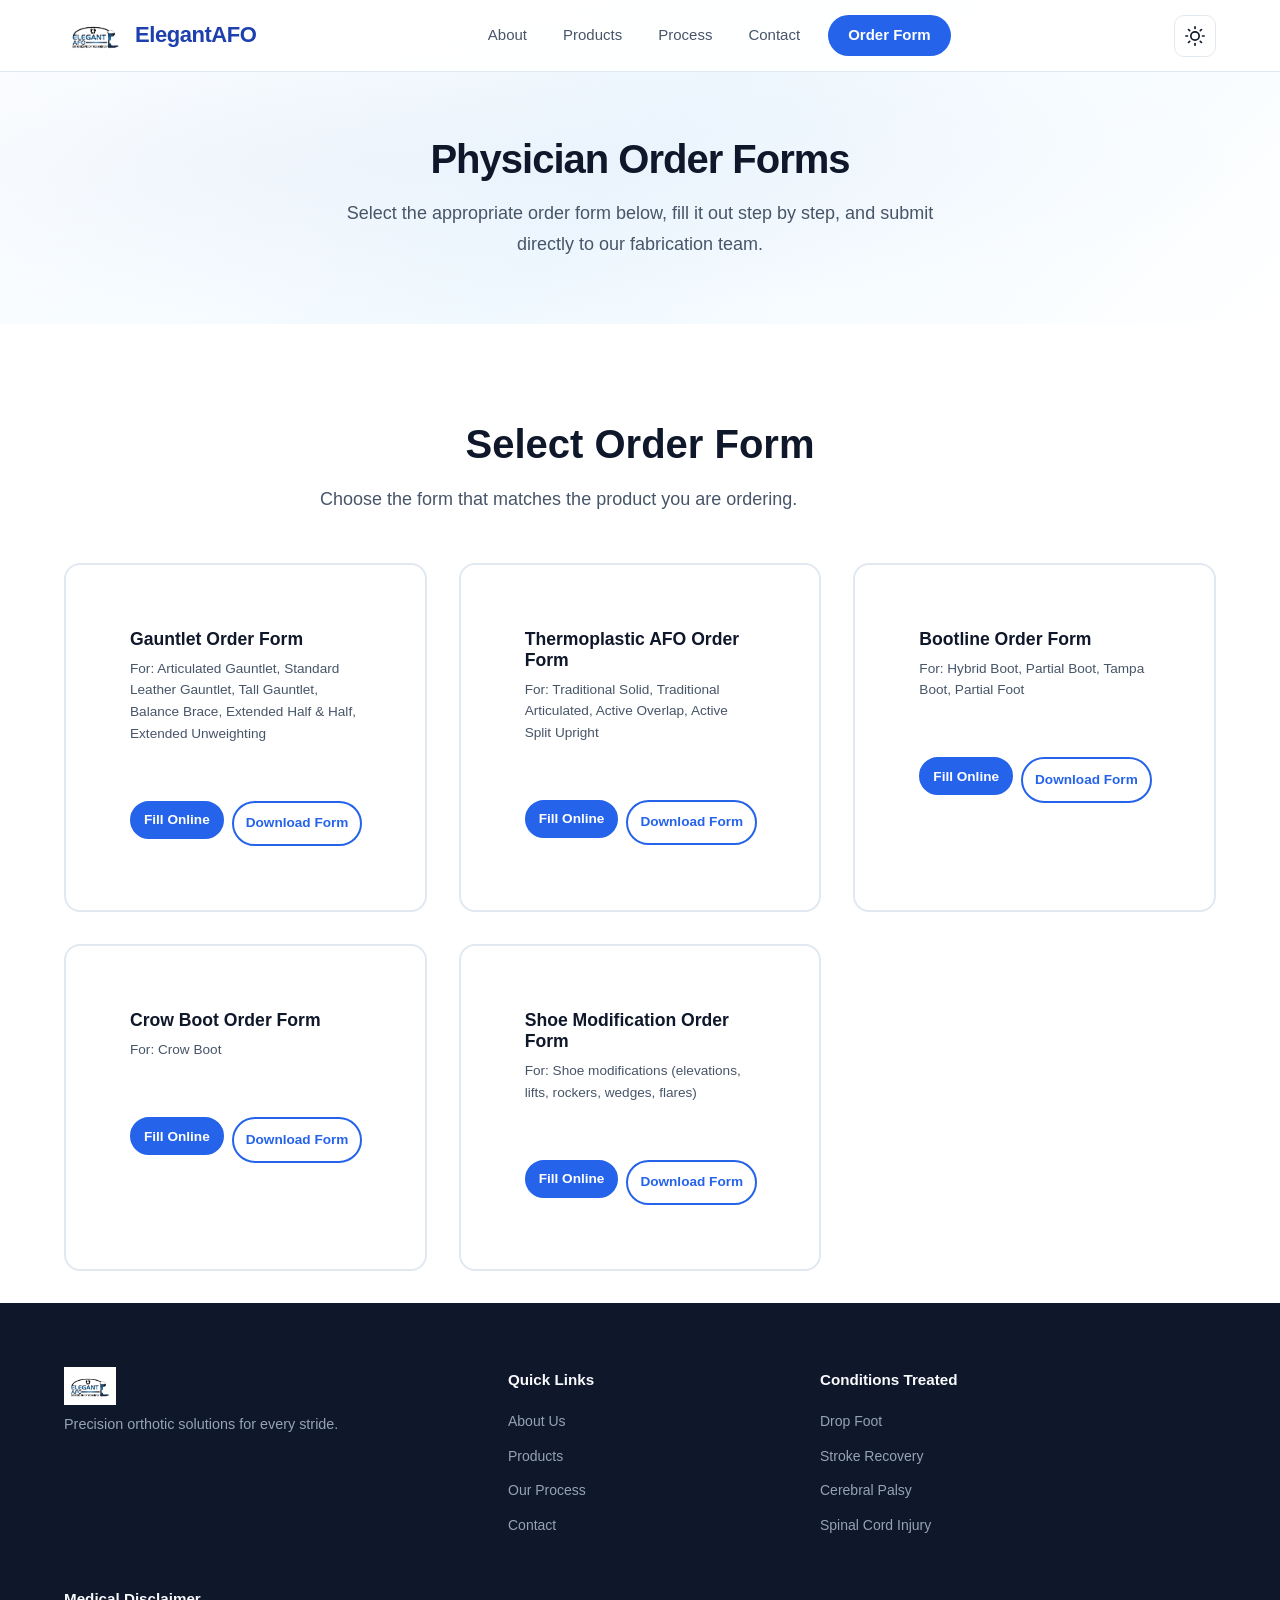
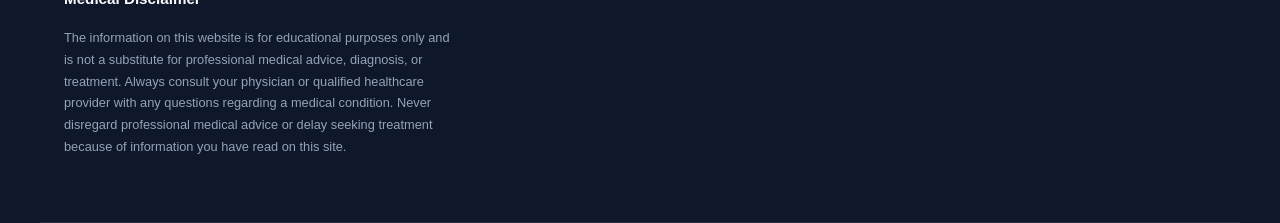
<file: order.html>
<!DOCTYPE html>
<html lang="en" data-theme="light">
<head>
  <meta charset="UTF-8">
  <meta name="viewport" content="width=device-width, initial-scale=1.0">
  <meta name="description" content="Submit custom AFO order forms directly to ElegantAFO Orthotics. Physicians can fill out order forms online in-browser and submit instantly.">
  <title>Order Form | ElegantAFO Orthotics</title>
  <link rel="stylesheet" href="style.css">
</head>
<body>

  <!-- ==================== HEADER & NAVIGATION ==================== -->
  <header class="site-header" role="banner">
    <nav class="navbar" role="navigation" aria-label="Main navigation">
      <div class="nav-container">
        <a href="index.html#hero" class="nav-logo" aria-label="ElegantAFO Orthotics - Home">
          <img src="logo.png" alt="ElegantAFO Orthotics company logo" class="logo-img" width="180" height="50">
          <span class="logo-text">ElegantAFO</span>
        </a>

        <button class="mobile-menu-btn" aria-label="Toggle navigation menu" aria-expanded="false" aria-controls="primary-nav">
          <span class="hamburger-line"></span>
          <span class="hamburger-line"></span>
          <span class="hamburger-line"></span>
        </button>

        <ul class="nav-links" id="primary-nav" role="menubar">
          <li role="none"><a href="index.html#about" role="menuitem" class="nav-link">About</a></li>
          <li role="none"><a href="index.html#sub-gauntlet" role="menuitem" class="nav-link">Products</a></li>
          <li role="none"><a href="index.html#process" role="menuitem" class="nav-link">Process</a></li>
          <li role="none"><a href="index.html#contact" role="menuitem" class="nav-link">Contact</a></li>
          <li role="none">
            <a href="order.html" role="menuitem" class="nav-link nav-cta-link">Order Form</a>
          </li>
        </ul>

        <button class="theme-toggle" id="themeToggle" type="button" aria-label="Switch to dark mode">
          <svg class="icon-sun" xmlns="http://www.w3.org/2000/svg" width="20" height="20" viewBox="0 0 24 24" fill="none" stroke="currentColor" stroke-width="2" stroke-linecap="round" stroke-linejoin="round" aria-hidden="true">
            <circle cx="12" cy="12" r="5"></circle>
            <line x1="12" y1="1" x2="12" y2="3"></line>
            <line x1="12" y1="21" x2="12" y2="23"></line>
            <line x1="4.22" y1="4.22" x2="5.64" y2="5.64"></line>
            <line x1="18.36" y1="18.36" x2="19.78" y2="19.78"></line>
            <line x1="1" y1="12" x2="3" y2="12"></line>
            <line x1="21" y1="12" x2="23" y2="12"></line>
            <line x1="4.22" y1="19.78" x2="5.64" y2="18.36"></line>
            <line x1="18.36" y1="5.64" x2="19.78" y2="4.22"></line>
          </svg>
          <svg class="icon-moon" xmlns="http://www.w3.org/2000/svg" width="20" height="20" viewBox="0 0 24 24" fill="none" stroke="currentColor" stroke-width="2" stroke-linecap="round" stroke-linejoin="round" aria-hidden="true">
            <path d="M21 12.79A9 9 0 1 1 11.21 3 7 7 0 0 0 21 12.79z"></path>
          </svg>
        </button>
      </div>
    </nav>
  </header>

  <main id="main-content">

    <!-- ==================== HERO ==================== -->
    <section class="order-hero">
      <div class="order-hero-overlay"></div>
      <div class="order-hero-content">
        <h1 class="order-hero-title">Physician Order Forms</h1>
        <p class="order-hero-subtitle">
          Select the appropriate order form below, fill it out step by step, and submit directly to our fabrication team.
        </p>
      </div>
    </section>

    <!-- ==================== FORM TYPE SELECTOR (CARDS) ==================== -->
    <section class="section form-select-section" id="formSelectSection">
      <div class="container">
        <h2 class="section-title" style="text-align:center">Select Order Form</h2>
        <p class="section-lead">Choose the form that matches the product you are ordering.</p>

        <div class="form-cards-grid" id="formCardGrid">

          <div class="form-card" data-form="gauntlet">
            <button type="button" class="form-card-body" data-form="gauntlet" aria-pressed="false">
              <span class="form-card-title">Gauntlet Order Form</span>
              <span class="form-card-desc">For: Articulated Gauntlet, Standard Leather Gauntlet, Tall Gauntlet, Balance Brace, Extended Half &amp; Half, Extended Unweighting</span>
            </button>
            <div class="form-card-actions">
              <button type="button" class="form-card-btn form-card-btn-primary" data-form="gauntlet">Fill Online</button>
              <a href="Order forms/Gauntlet Order Form PDF NEW.pdf" class="form-card-btn form-card-btn-secondary" download target="_blank" rel="noopener noreferrer">Download Form</a>
            </div>
          </div>

          <div class="form-card" data-form="thermoplastic">
            <button type="button" class="form-card-body" data-form="thermoplastic" aria-pressed="false">
              <span class="form-card-title">Thermoplastic AFO Order Form</span>
              <span class="form-card-desc">For: Traditional Solid, Traditional Articulated, Active Overlap, Active Split Upright</span>
            </button>
            <div class="form-card-actions">
              <button type="button" class="form-card-btn form-card-btn-primary" data-form="thermoplastic">Fill Online</button>
              <a href="Order forms/Termoplastic AFO  Order Form .pdf" class="form-card-btn form-card-btn-secondary" download target="_blank" rel="noopener noreferrer">Download Form</a>
            </div>
          </div>

          <div class="form-card" data-form="bootline">
            <button type="button" class="form-card-body" data-form="bootline" aria-pressed="false">
              <span class="form-card-title">Bootline Order Form</span>
              <span class="form-card-desc">For: Hybrid Boot, Partial Boot, Tampa Boot, Partial Foot</span>
            </button>
            <div class="form-card-actions">
              <button type="button" class="form-card-btn form-card-btn-primary" data-form="bootline">Fill Online</button>
              <a href="Order forms/Bootline Order Form NEW.pdf" class="form-card-btn form-card-btn-secondary" download target="_blank" rel="noopener noreferrer">Download Form</a>
            </div>
          </div>

          <div class="form-card" data-form="crow">
            <button type="button" class="form-card-body" data-form="crow" aria-pressed="false">
              <span class="form-card-title">Crow Boot Order Form</span>
              <span class="form-card-desc">For: Crow Boot</span>
            </button>
            <div class="form-card-actions">
              <button type="button" class="form-card-btn form-card-btn-primary" data-form="crow">Fill Online</button>
              <a href="Order forms/Crow Boot Order Form NEW.pdf" class="form-card-btn form-card-btn-secondary" download target="_blank" rel="noopener noreferrer">Download Form</a>
            </div>
          </div>

          <div class="form-card" data-form="shoe">
            <button type="button" class="form-card-body" data-form="shoe" aria-pressed="false">
              <span class="form-card-title">Shoe Modification Order Form</span>
              <span class="form-card-desc">For: Shoe modifications (elevations, lifts, rockers, wedges, flares)</span>
            </button>
            <div class="form-card-actions">
              <button type="button" class="form-card-btn form-card-btn-primary" data-form="shoe">Fill Online</button>
              <a href="Order forms/Shoe Modification Order Form NEW.pdf" class="form-card-btn form-card-btn-secondary" download target="_blank" rel="noopener noreferrer">Download Form</a>
            </div>
          </div>

        </div>
      </div>
    </section>

    <!-- ==================== STEPPER ORDER FORM ==================== -->
    <section class="section order-form-section" id="orderFormSection" style="display:none">
      <div class="container">
        <div class="order-form-card" id="orderFormWrapper">

          <!-- Header -->
          <div class="order-form-header">
            <div class="form-header-top">
              <h2 class="section-title" id="selectedFormTitle" style="margin-bottom:0"></h2>
              <button type="button" id="changeProductBtn" class="btn-link">Change product</button>
            </div>
            <p class="section-lead" style="margin-bottom:0">Complete the steps below to submit your order.</p>
          </div>

          <!-- Progress Bar -->
          <div class="stepper" id="stepper">
            <div class="step-indicator active" data-step="1">
              <span class="step-circle">1</span>
              <span class="step-label">Prescriber &amp; Patient</span>
            </div>
            <div class="step-connector"></div>
            <div class="step-indicator" data-step="2">
              <span class="step-circle">2</span>
              <span class="step-label">Product Specs</span>
            </div>
            <div class="step-connector"></div>
            <div class="step-indicator" data-step="3">
              <span class="step-circle">3</span>
              <span class="step-label">Review &amp; Submit</span>
            </div>
          </div>

          <form id="orderForm" action="https://formspree.io/f/mgogaeew" method="POST">

            <input type="hidden" name="_subject" id="formSubject" value="">
            <input type="hidden" name="formType" id="formTypeInput" value="">

            <!-- ====== STEP 1: Prescriber & Patient ====== -->
            <div class="step-panel active" id="step1">

              <fieldset class="form-fieldset">
                <legend class="fieldset-legend">Order Information</legend>
                <div class="form-row">
                  <div class="form-group">
                    <label for="orderNo">ORDER No.</label>
                    <input type="text" id="orderNo" name="orderNo" placeholder="Order number">
                  </div>
                  <div class="form-group">
                    <label for="poNumber">PO#</label>
                    <input type="text" id="poNumber" name="poNumber" placeholder="Purchase order number">
                  </div>
                </div>
              </fieldset>

              <fieldset class="form-fieldset">
                <legend class="fieldset-legend">Prescriber Information</legend>
                <div class="form-row">
                  <div class="form-group">
                    <label for="practitionerName">Practitioner Name <span class="required">*</span></label>
                    <input type="text" id="practitionerName" name="practitionerName" required placeholder="Full name">
                  </div>
                  <div class="form-group">
                    <label for="facilityName">Facility Name</label>
                    <input type="text" id="facilityName" name="facilityName" placeholder="Clinic or hospital">
                  </div>
                </div>
                <div class="form-row form-row-3col">
                  <div class="form-group">
                    <label for="practitionerPhone">Phone</label>
                    <input type="tel" id="practitionerPhone" name="practitionerPhone" placeholder="(818) 000-0000">
                  </div>
                  <div class="form-group">
                    <label for="practitionerFax">Fax</label>
                    <input type="tel" id="practitionerFax" name="practitionerFax" placeholder="(818) 000-0000">
                  </div>
                  <div class="form-group">
                    <label for="practitionerEmail">Email <span class="required">*</span></label>
                    <input type="email" id="practitionerEmail" name="practitionerEmail" required placeholder="you@clinic.com">
                  </div>
                </div>
              </fieldset>

              <fieldset class="form-fieldset">
                <legend class="fieldset-legend">Patient Information</legend>
                <div class="form-row">
                  <div class="form-group">
                    <label for="patientLastName">Last Name <span class="required">*</span></label>
                    <input type="text" id="patientLastName" name="patientLastName" required placeholder="Last name">
                  </div>
                  <div class="form-group">
                    <label for="patientFirstName">First Name <span class="required">*</span></label>
                    <input type="text" id="patientFirstName" name="patientFirstName" required placeholder="First name">
                  </div>
                </div>
                <div class="form-row">
                  <div class="form-group">
                    <label>Gender</label>
                    <div class="checkbox-row">
                      <label class="checkbox-label-inline"><input type="radio" name="gender" value="Male" required> <span>Male</span></label>
                      <label class="checkbox-label-inline"><input type="radio" name="gender" value="Female"> <span>Female</span></label>
                    </div>
                  </div>
                  <div class="form-group">
                    <label>Laterality</label>
                    <div class="checkbox-row">
                      <label class="checkbox-label-inline"><input type="radio" name="laterality" value="Right" required> <span>Right</span></label>
                      <label class="checkbox-label-inline"><input type="radio" name="laterality" value="Left"> <span>Left</span></label>
                      <label class="checkbox-label-inline"><input type="radio" name="laterality" value="Bilateral"> <span>Bilateral</span></label>
                    </div>
                  </div>
                </div>
                <div class="form-row form-row-4col">
                  <div class="form-group">
                    <label for="patientDx">DX / Diagnosis <span class="required">*</span></label>
                    <input type="text" id="patientDx" name="patientDx" required placeholder="Primary diagnosis">
                  </div>
                  <div class="form-group">
                    <label for="patientAge">Age</label>
                    <input type="text" id="patientAge" name="patientAge" placeholder="Age">
                  </div>
                  <div class="form-group">
                    <label for="patientHeight">Height</label>
                    <input type="text" id="patientHeight" name="patientHeight" placeholder="e.g. 5'10&quot;">
                  </div>
                  <div class="form-group">
                    <label for="patientWeight">Weight</label>
                    <input type="text" id="patientWeight" name="patientWeight" placeholder="lbs">
                  </div>
                </div>
                <div class="form-row">
                  <div class="form-group">
                    <label for="patientShoeSize">Shoe Size</label>
                    <input type="text" id="patientShoeSize" name="patientShoeSize" placeholder="e.g. 9D">
                  </div>
                  <div class="form-group">
                    <label for="patientDob">Date of Birth</label>
                    <input type="date" id="patientDob" name="patientDob">
                  </div>
                </div>
              </fieldset>

            </div>

            <!-- ====== STEP 2: Product Specs ====== -->
            <div class="step-panel" id="step2">

              <!-- Gauntlet -->
              <div class="product-section" id="section-gauntlet" data-product="gauntlet" hidden>
                <fieldset class="form-fieldset">
                  <legend class="fieldset-legend">Casting &amp; Height</legend>
                  <div class="form-row">
                    <div class="form-group">
                      <label for="gauntletCastDate">Casting Date</label>
                      <input type="date" id="gauntletCastDate" name="gauntletCastDate">
                    </div>
                    <div class="form-group">
                      <label>Overall Height</label>
                      <div class="checkbox-row">
                        <label class="checkbox-label-inline"><input type="radio" name="gauntletHeight" value='6"'> <span>6"</span></label>
                        <label class="checkbox-label-inline"><input type="radio" name="gauntletHeight" value='9"'> <span>9"</span></label>
                        <label class="checkbox-label-inline"><input type="radio" name="gauntletHeight" value='12"'> <span>12"</span></label>
                      </div>
                      <input type="text" id="gauntletHeightOther" name="gauntletHeightOther" placeholder="Other height" style="margin-top:var(--space-xs)">
                    </div>
                  </div>
                </fieldset>

                <fieldset class="form-fieldset">
                  <legend class="fieldset-legend">Materials &amp; Options</legend>
                  <div class="form-row">
                    <div class="form-group">
                      <label>Leather Color</label>
                      <div class="checkbox-column">
                        <label class="checkbox-label-inline"><input type="checkbox" name="gauntletLeatherBlack" value="yes"> <span>Black</span></label>
                        <label class="checkbox-label-inline"><input type="checkbox" name="gauntletLeatherBrown" value="yes"> <span>Brown</span></label>
                        <label class="checkbox-label-inline"><input type="checkbox" name="gauntletLeatherTan" value="yes"> <span>Tan</span></label>
                        <label class="checkbox-label-inline"><input type="checkbox" name="gauntletLeatherWhite" value="yes"> <span>White</span></label>
                        <label class="checkbox-label-inline"><input type="checkbox" name="gauntletLeatherBeige" value="yes"> <span>Beige</span></label>
                      </div>
                    </div>
                    <div class="form-group">
                      <label>Plastic Thickness</label>
                      <div class="checkbox-column">
                        <label class="checkbox-label-inline"><input type="radio" name="gauntletPlastic" value="3/16"> <span>3/16</span></label>
                        <label class="checkbox-label-inline"><input type="radio" name="gauntletPlastic" value="1/4"> <span>1/4</span></label>
                        <label class="checkbox-label-inline"><input type="radio" name="gauntletPlastic" value="5/16"> <span>5/16</span></label>
                        <label class="checkbox-label-inline"><input type="radio" name="gauntletPlastic" value="3/8"> <span>3/8</span></label>
                      </div>
                    </div>
                  </div>
                  <div class="form-row">
                    <div class="form-group">
                      <label>Heel Options</label>
                      <div class="checkbox-column">
                        <label class="checkbox-label-inline"><input type="checkbox" name="gauntletHeelStd" value="yes"> <span>Standard</span></label>
                        <label class="checkbox-label-inline"><input type="checkbox" name="gauntletHeelExt" value="yes"> <span>Extended</span></label>
                        <label class="checkbox-label-inline"><input type="checkbox" name="gauntletHeelExtFl" value="yes"> <span>Extended Flange</span></label>
                      </div>
                    </div>
                    <div class="form-group">
                      <label>Joint Selection</label>
                      <div class="checkbox-column">
                        <label class="checkbox-label-inline"><input type="checkbox" name="gauntletJointSingle" value="yes"> <span>Single</span></label>
                        <label class="checkbox-label-inline"><input type="checkbox" name="gauntletJointDouble" value="yes"> <span>Double</span></label>
                        <label class="checkbox-label-inline"><input type="checkbox" name="gauntletJointNone" value="yes"> <span>None</span></label>
                      </div>
                      <input type="text" id="gauntletJointOther" name="gauntletJointOther" placeholder="Other joint type" style="margin-top:var(--space-xs)">
                    </div>
                  </div>
                </fieldset>

                <fieldset class="form-fieldset">
                  <legend class="fieldset-legend">Closure &amp; Additional Options</legend>
                  <div class="form-row">
                    <div class="form-group">
                      <label>Closure Selection</label>
                      <div class="checkbox-column">
                        <label class="checkbox-label-inline"><input type="checkbox" name="gauntletClosureLace" value="yes"> <span>Lace</span></label>
                        <label class="checkbox-label-inline"><input type="checkbox" name="gauntletClosureVelcro" value="yes"> <span>Velcro</span></label>
                        <label class="checkbox-label-inline"><input type="checkbox" name="gauntletClosure3Boot" value="yes"> <span>3 Boot Hooks</span></label>
                        <label class="checkbox-label-inline"><input type="checkbox" name="gauntletClosure3Speed" value="yes"> <span>3 Speed Lace</span></label>
                      </div>
                    </div>
                    <div class="form-group">
                      <label>Additional Options</label>
                      <div class="checkbox-column">
                        <label class="checkbox-label-inline"><input type="checkbox" name="gauntletExtraPadding" value="yes"> <span>Extra Padding</span></label>
                        <label class="checkbox-label-inline"><input type="checkbox" name="gauntletRemovableInsert" value="yes"> <span>Removable Insert</span></label>
                      </div>
                    </div>
                  </div>
                </fieldset>

                <fieldset class="form-fieldset">
                  <legend class="fieldset-legend">Foot Plate &amp; Cast Preparation</legend>
                  <div class="form-row">
                    <div class="form-group">
                      <label>Foot Plate Options</label>
                      <div class="checkbox-column">
                        <label class="checkbox-label-inline"><input type="checkbox" name="gauntletFPTrim" value="yes"> <span>Foot Plate Trim</span></label>
                        <label class="checkbox-label-inline"><input type="checkbox" name="gauntletFPCover" value="yes"> <span>Foot Plate Cover</span></label>
                      </div>
                      <input type="text" id="gauntletFPTrimDetail" name="gauntletFPTrimDetail" placeholder="Trim type" style="margin-top:var(--space-xs)">
                      <input type="text" id="gauntletFPCoverDetail" name="gauntletFPCoverDetail" placeholder="Cover type" style="margin-top:var(--space-xs)">
                    </div>
                    <div class="form-group">
                      <label>Cast Preparation</label>
                      <div style="display:flex;flex-direction:column;gap:var(--space-xs)">
                        <input type="text" id="gauntletCastAnkle" name="gauntletCastAnkle" placeholder="Ankle angle">
                        <input type="text" id="gauntletCastHindfoot" name="gauntletCastHindfoot" placeholder="Hindfoot position">
                        <input type="text" id="gauntletCastForefoot" name="gauntletCastForefoot" placeholder="Forefoot position">
                      </div>
                    </div>
                  </div>
                </fieldset>

                <fieldset class="form-fieldset">
                  <legend class="fieldset-legend">Fabrication &amp; Additional Info</legend>
                  <div class="form-row">
                    <div class="form-group">
                      <label>Fabrication &amp; Shipping</label>
                      <div class="checkbox-column">
                        <label class="checkbox-label-inline"><input type="checkbox" name="gauntletFabStandard" value="yes"> <span>Standard</span></label>
                        <label class="checkbox-label-inline"><input type="checkbox" name="gauntletFabRush" value="yes"> <span>Rush</span></label>
                        <label class="checkbox-label-inline"><input type="checkbox" name="gauntletFabEmerg" value="yes"> <span>Emergency</span></label>
                      </div>
                    </div>
                    <div class="form-group">
                      <label for="gauntletAdditional">Additional Instructions</label>
                      <textarea id="gauntletAdditional" name="gauntletAdditional" rows="3" placeholder="Special instructions"></textarea>
                    </div>
                  </div>
                </fieldset>

                <fieldset class="form-fieldset">
                  <legend class="fieldset-legend">Measurements</legend>
                  <div class="form-row form-row-3col">
                    <div class="form-group">
                      <label for="gauntletMeasHeightBrace">Height of Brace</label>
                      <input type="text" id="gauntletMeasHeightBrace" name="gauntletMeasHeightBrace" placeholder="Inches">
                    </div>
                    <div class="form-group">
                      <label for="gauntletMeasAnkleHeight">Ankle Height</label>
                      <input type="text" id="gauntletMeasAnkleHeight" name="gauntletMeasAnkleHeight" placeholder="Inches">
                    </div>
                    <div class="form-group">
                      <label for="gauntletMeasOther">Other Measurements</label>
                      <input type="text" id="gauntletMeasOther" name="gauntletMeasOther" placeholder="Any other measurements">
                    </div>
                  </div>
                </fieldset>
              </div>

              <!-- Thermoplastic AFO -->
              <div class="product-section" id="section-thermoplastic" data-product="thermoplastic" hidden>
                <fieldset class="form-fieldset">
                  <legend class="fieldset-legend">Traditional AFO</legend>
                  <div class="form-row form-row-3col">
                    <div class="form-group">
                      <label>Type</label>
                      <div class="checkbox-column">
                        <label class="checkbox-label-inline"><input type="checkbox" name="thermoTradSolid" value="yes"> <span>Standard</span></label>
                        <label class="checkbox-label-inline"><input type="checkbox" name="thermoTradArtic" value="yes"> <span>Articulated</span></label>
                      </div>
                    </div>
                    <div class="form-group">
                      <label for="thermoTradColor">Color</label>
                      <input type="text" id="thermoTradColor" name="thermoTradColor" placeholder="Color">
                    </div>
                    <div class="form-group">
                      <label>Trim Line</label>
                      <div class="checkbox-column">
                        <label class="checkbox-label-inline"><input type="checkbox" name="thermoTrimPLS" value="yes"> <span>PLS</span></label>
                        <label class="checkbox-label-inline"><input type="checkbox" name="thermoTrimSemi" value="yes"> <span>Semi-Solid</span></label>
                        <label class="checkbox-label-inline"><input type="checkbox" name="thermoTrimSolid" value="yes"> <span>Solid</span></label>
                      </div>
                    </div>
                  </div>
                  <div class="form-row">
                    <div class="form-group">
                      <label for="thermoPlasticType">Plastic Type</label>
                      <input type="text" id="thermoPlasticType" name="thermoPlasticType" placeholder="e.g. Polypro, Copolyester">
                    </div>
                    <div class="form-group">
                      <label for="thermoPlasticThickness">Plastic Thickness</label>
                      <select id="thermoPlasticThickness" name="thermoPlasticThickness">
                        <option value="">Select...</option>
                        <option value="3/16">3/16</option>
                        <option value="1/4">1/4</option>
                        <option value="5/16">5/16</option>
                        <option value="3/8">3/8</option>
                      </select>
                    </div>
                  </div>
                </fieldset>

                <fieldset class="form-fieldset">
                  <legend class="fieldset-legend">Hinge &amp; Plantar Options</legend>
                  <div class="form-row form-row-3col">
                    <div class="form-group">
                      <label>Hinge Type</label>
                      <div class="checkbox-column">
                        <label class="checkbox-label-inline"><input type="checkbox" name="thermoHingeTamarack" value="yes"> <span>Tamarack</span></label>
                        <label class="checkbox-label-inline"><input type="checkbox" name="thermoHingeOklahoma" value="yes"> <span>Oklahoma</span></label>
                        <label class="checkbox-label-inline"><input type="checkbox" name="thermoHingeOther" value="yes"> <span>Other</span></label>
                      </div>
                      <input type="text" id="thermoHingeOtherDesc" name="thermoHingeOtherDesc" placeholder="Describe" style="margin-top:var(--space-xs)">
                    </div>
                    <div class="form-group">
                      <label for="thermoPlantarStop">Plantar Stop</label>
                      <input type="text" id="thermoPlantarStop" name="thermoPlantarStop" placeholder="Degrees">
                    </div>
                    <div class="form-group">
                      <label>Additional</label>
                      <div class="checkbox-column">
                        <label class="checkbox-label-inline"><input type="checkbox" name="thermoFoamLining" value="yes"> <span>Foam Lining</span></label>
                        <label class="checkbox-label-inline"><input type="checkbox" name="thermoHeelCupAdd" value="yes"> <span>Heel Cup</span></label>
                      </div>
                      <input type="text" id="thermoHeelCupSize" name="thermoHeelCupSize" placeholder="Heel cup size" style="margin-top:var(--space-xs)">
                    </div>
                  </div>
                </fieldset>

                <fieldset class="form-fieldset">
                  <legend class="fieldset-legend">Active AFO</legend>
                  <div class="form-row form-row-3col">
                    <div class="form-group">
                      <label>Style</label>
                      <div class="checkbox-column">
                        <label class="checkbox-label-inline"><input type="checkbox" name="thermoActiveOverlap" value="yes"> <span>Standard Overlap</span></label>
                        <label class="checkbox-label-inline"><input type="checkbox" name="thermoActiveFree" value="yes"> <span>Free Motion</span></label>
                        <label class="checkbox-label-inline"><input type="checkbox" name="thermoActiveRestr" value="yes"> <span>Restricted</span></label>
                      </div>
                    </div>
                    <div class="form-group">
                      <label for="thermoActiveColor">Color</label>
                      <input type="text" id="thermoActiveColor" name="thermoActiveColor" placeholder="Color">
                    </div>
                    <div class="form-group">
                      <label for="thermoActiveHinge">Hinge Specs</label>
                      <input type="text" id="thermoActiveHinge" name="thermoActiveHinge" placeholder="Hinge specifications">
                    </div>
                  </div>
                </fieldset>

                <fieldset class="form-fieldset">
                  <legend class="fieldset-legend">Foot Plate &amp; Measurements</legend>
                  <div class="form-row">
                    <div class="form-group">
                      <label>Foot Plate</label>
                      <div class="checkbox-column">
                        <label class="checkbox-label-inline"><input type="checkbox" name="thermoCastCorr" value="yes"> <span>Cast Correction</span></label>
                        <label class="checkbox-label-inline"><input type="checkbox" name="thermoFPTrim" value="yes"> <span>Foot Plate Trim</span></label>
                        <label class="checkbox-label-inline"><input type="checkbox" name="thermoFPCover" value="yes"> <span>Foot Plate Cover</span></label>
                      </div>
                      <input type="text" id="thermoFPTrimDetail" name="thermoFPTrimDetail" placeholder="Trim details" style="margin-top:var(--space-xs)">
                      <input type="text" id="thermoFPCoverDetail" name="thermoFPCoverDetail" placeholder="Cover details" style="margin-top:var(--space-xs)">
                    </div>
                    <div class="form-group">
                      <label>Measurements</label>
                      <div style="display:flex;flex-direction:column;gap:var(--space-xs)">
                        <input type="text" id="thermoMeasCalf" name="thermoMeasCalf" placeholder="Calf circumference">
                        <input type="text" id="thermoMeasAnkleML" name="thermoMeasAnkleML" placeholder="Ankle M/L">
                        <input type="text" id="thermoMeasAnkleAP" name="thermoMeasAnkleAP" placeholder="Ankle A/P">
                        <input type="text" id="thermoMeasFoot" name="thermoMeasFoot" placeholder="Foot length">
                      </div>
                    </div>
                  </div>
                </fieldset>

                <fieldset class="form-fieldset">
                  <legend class="fieldset-legend">Fabrication &amp; Additional Info</legend>
                  <div class="form-row">
                    <div class="form-group">
                      <label>Fabrication &amp; Shipping</label>
                      <div class="checkbox-column">
                        <label class="checkbox-label-inline"><input type="checkbox" name="thermoFabStandard" value="yes"> <span>Standard</span></label>
                        <label class="checkbox-label-inline"><input type="checkbox" name="thermoFabRush" value="yes"> <span>Rush</span></label>
                        <label class="checkbox-label-inline"><input type="checkbox" name="thermoFabEmerg" value="yes"> <span>Emergency</span></label>
                      </div>
                    </div>
                    <div class="form-group">
                      <label for="thermoAdditional">Additional Information</label>
                      <textarea id="thermoAdditional" name="thermoAdditional" rows="3" placeholder="Special instructions or notes"></textarea>
                    </div>
                  </div>
                </fieldset>
              </div>

              <!-- Bootline -->
              <div class="product-section" id="section-bootline" data-product="bootline" hidden>
                <fieldset class="form-fieldset">
                  <legend class="fieldset-legend">Boot Style</legend>
                  <div class="checkbox-grid">
                    <label class="checkbox-label"><input type="radio" name="bootlineStyle" value="Tampa Boot" required> <span>Tampa Boot</span></label>
                    <label class="checkbox-label"><input type="radio" name="bootlineStyle" value="Partial Boot"> <span>Partial Boot</span></label>
                    <label class="checkbox-label"><input type="radio" name="bootlineStyle" value="Hybrid Boot"> <span>Hybrid Boot</span></label>
                    <label class="checkbox-label"><input type="radio" name="bootlineStyle" value="Partial Foot"> <span>Partial Foot</span></label>
                  </div>
                </fieldset>

                <fieldset class="form-fieldset">
                  <legend class="fieldset-legend">Materials &amp; Options</legend>
                  <div class="form-row">
                    <div class="form-group">
                      <label>Leather Color</label>
                      <div class="checkbox-column">
                        <label class="checkbox-label-inline"><input type="checkbox" name="bootlineLeatherBlack" value="yes"> <span>Black</span></label>
                        <label class="checkbox-label-inline"><input type="checkbox" name="bootlineLeatherBrown" value="yes"> <span>Brown</span></label>
                        <label class="checkbox-label-inline"><input type="checkbox" name="bootlineLeatherTan" value="yes"> <span>Tan</span></label>
                        <label class="checkbox-label-inline"><input type="checkbox" name="bootlineLeatherWhite" value="yes"> <span>White</span></label>
                      </div>
                    </div>
                    <div class="form-group">
                      <label>Additional Options</label>
                      <div class="checkbox-column">
                        <label class="checkbox-label-inline"><input type="checkbox" name="bootlineMoldedShoe" value="yes"> <span>Molded Shoe</span></label>
                        <label class="checkbox-label-inline"><input type="checkbox" name="bootlineHighTop" value="yes"> <span>High Top</span></label>
                        <label class="checkbox-label-inline"><input type="checkbox" name="bootlineChukka" value="yes"> <span>Chukka</span></label>
                        <label class="checkbox-label-inline"><input type="checkbox" name="bootlineLowTop" value="yes"> <span>Low Top</span></label>
                      </div>
                    </div>
                  </div>
                </fieldset>

                <fieldset class="form-fieldset">
                  <legend class="fieldset-legend">Closure &amp; Measurements</legend>
                  <div class="form-row">
                    <div class="form-group">
                      <label>Closure Selection</label>
                      <div class="checkbox-column">
                        <label class="checkbox-label-inline"><input type="checkbox" name="bootlineClosureLace" value="yes"> <span>Lace</span></label>
                        <label class="checkbox-label-inline"><input type="checkbox" name="bootlineClosureVelcro" value="yes"> <span>Velcro</span></label>
                        <label class="checkbox-label-inline"><input type="checkbox" name="bootlineClosureComb" value="yes"> <span>Combination</span></label>
                      </div>
                    </div>
                    <div class="form-group">
                      <label>Measurements</label>
                      <div style="display:flex;flex-direction:column;gap:var(--space-xs)">
                        <input type="text" id="bootlineHeight" name="bootlineHeight" placeholder="Height of device">
                        <input type="text" id="bootlineShoeSize" name="bootlineShoeSize" placeholder="Patient's shoe size">
                        <input type="text" id="bootlineCastPrep" name="bootlineCastPrep" placeholder="Cast preparation instructions">
                      </div>
                    </div>
                  </div>
                </fieldset>

                <fieldset class="form-fieldset">
                  <legend class="fieldset-legend">Fabrication &amp; Additional Info</legend>
                  <div class="form-row">
                    <div class="form-group">
                      <label>Fabrication &amp; Shipping</label>
                      <div class="checkbox-column">
                        <label class="checkbox-label-inline"><input type="checkbox" name="bootlineFabStandard" value="yes"> <span>Standard</span></label>
                        <label class="checkbox-label-inline"><input type="checkbox" name="bootlineFabRush" value="yes"> <span>Rush</span></label>
                        <label class="checkbox-label-inline"><input type="checkbox" name="bootlineFabEmerg" value="yes"> <span>Emergency</span></label>
                      </div>
                    </div>
                    <div class="form-group">
                      <label for="bootlineAdditional">Additional Information</label>
                      <textarea id="bootlineAdditional" name="bootlineAdditional" rows="3" placeholder="Special instructions"></textarea>
                    </div>
                  </div>
                </fieldset>
              </div>

              <!-- Crow Boot -->
              <div class="product-section" id="section-crow" data-product="crow" hidden>
                <fieldset class="form-fieldset">
                  <legend class="fieldset-legend">Rocker Options</legend>
                  <div class="checkbox-grid">
                    <label class="checkbox-label"><input type="radio" name="crowRocker" value="Sulcus"> <span>Sulcus</span></label>
                    <label class="checkbox-label"><input type="radio" name="crowRocker" value="Full"> <span>Full</span></label>
                    <label class="checkbox-label"><input type="radio" name="crowRocker" value="Mid Stance"> <span>Mid Stance</span></label>
                    <label class="checkbox-label"><input type="radio" name="crowRocker" value="Heel to Toe"> <span>Heel to Toe</span></label>
                    <label class="checkbox-label"><input type="radio" name="crowRocker" value="Double"> <span>Double</span></label>
                    <label class="checkbox-label"><input type="radio" name="crowRocker" value="Other"> <span>Other</span></label>
                  </div>
                  <div class="form-group" style="margin-top:var(--space-sm)">
                    <input type="text" id="crowRockerOtherDesc" name="crowRockerOtherDesc" placeholder="Describe rocker type">
                  </div>
                </fieldset>

                <fieldset class="form-fieldset">
                  <legend class="fieldset-legend">Leg Measurements</legend>
                  <div style="display:grid;grid-template-columns:repeat(auto-fill,minmax(200px,1fr));gap:var(--space-xs)">
                    <div><label class="checkbox-label-inline"><input type="checkbox" name="crowMeasMidCalfML"> <span>Mid-Calf M/L</span></label> <input type="text" id="crowMeasMidCalfMLVal" placeholder="Value" style="width:80px"></div>
                    <div><label class="checkbox-label-inline"><input type="checkbox" name="crowMeasMidCalfAP"> <span>Mid-Calf A/P</span></label> <input type="text" id="crowMeasMidCalfAPVal" placeholder="Value" style="width:80px"></div>
                    <div><label class="checkbox-label-inline"><input type="checkbox" name="crowMeasAnkleHeight"> <span>Ankle Height</span></label> <input type="text" id="crowMeasAnkleHeightVal" placeholder="Value" style="width:80px"></div>
                    <div><label class="checkbox-label-inline"><input type="checkbox" name="crowMeasAnkleML"> <span>Ankle M/L</span></label> <input type="text" id="crowMeasAnkleMLVal" placeholder="Value" style="width:80px"></div>
                    <div><label class="checkbox-label-inline"><input type="checkbox" name="crowMeasAnkleAP"> <span>Ankle A/P</span></label> <input type="text" id="crowMeasAnkleAPVal" placeholder="Value" style="width:80px"></div>
                    <div><label class="checkbox-label-inline"><input type="checkbox" name="crowMeasFootLen"> <span>Foot Length</span></label> <input type="text" id="crowMeasFootLenVal" placeholder="Value" style="width:80px"></div>
                  </div>
                </fieldset>

                <fieldset class="form-fieldset">
                  <legend class="fieldset-legend">Cast Correction</legend>
                  <div class="form-row form-row-3col">
                    <div class="form-group">
                      <label for="crowCastForefoot">Forefoot Alignment</label>
                      <input type="text" id="crowCastForefoot" name="crowCastForefoot" placeholder="Varus/Valgus degrees">
                    </div>
                    <div class="form-group">
                      <label for="crowCastAnkle">Ankle Alignment</label>
                      <input type="text" id="crowCastAnkle" name="crowCastAnkle" placeholder="Degrees">
                    </div>
                    <div class="form-group">
                      <label for="crowCastHindfoot">Hindfoot Subtalar Alignment</label>
                      <input type="text" id="crowCastHindfoot" name="crowCastHindfoot" placeholder="Varus/Valgus degrees">
                    </div>
                  </div>
                </fieldset>

                <fieldset class="form-fieldset">
                  <legend class="fieldset-legend">Materials &amp; Additional Info</legend>
                  <div class="form-row">
                    <div class="form-group">
                      <label>Plastic Type</label>
                      <div class="checkbox-column">
                        <label class="checkbox-label-inline"><input type="checkbox" name="crowPlasticPolypro" value="yes"> <span>Polypro</span></label>
                        <label class="checkbox-label-inline"><input type="checkbox" name="crowPlasticCopoly" value="yes"> <span>Copolyester</span></label>
                        <label class="checkbox-label-inline"><input type="checkbox" name="crowPlasticOther" value="yes"> <span>Other</span></label>
                      </div>
                      <input type="text" id="crowPlasticOtherDesc" name="crowPlasticOtherDesc" placeholder="Plastic type" style="margin-top:var(--space-xs)">
                    </div>
                    <div class="form-group">
                      <label>Liner</label>
                      <div class="checkbox-column">
                        <label class="checkbox-label-inline"><input type="checkbox" name="crowLinerThin" value="yes"> <span>Thin</span></label>
                        <label class="checkbox-label-inline"><input type="checkbox" name="crowLinerMed" value="yes"> <span>Medium</span></label>
                        <label class="checkbox-label-inline"><input type="checkbox" name="crowLinerThick" value="yes"> <span>Thick</span></label>
                      </div>
                    </div>
                  </div>
                  <div class="form-row">
                    <div class="form-group">
                      <label>Fabrication &amp; Shipping</label>
                      <div class="checkbox-column">
                        <label class="checkbox-label-inline"><input type="checkbox" name="crowFabStandard" value="yes"> <span>Standard</span></label>
                        <label class="checkbox-label-inline"><input type="checkbox" name="crowFabRush" value="yes"> <span>Rush</span></label>
                        <label class="checkbox-label-inline"><input type="checkbox" name="crowFabEmerg" value="yes"> <span>Emergency</span></label>
                      </div>
                    </div>
                    <div class="form-group">
                      <label for="crowAdditional">Additional Information</label>
                      <textarea id="crowAdditional" name="crowAdditional" rows="3" placeholder="Special instructions"></textarea>
                    </div>
                  </div>
                </fieldset>
              </div>

              <!-- Shoe Modification -->
              <div class="product-section" id="section-shoe" data-product="shoe" hidden>
                <fieldset class="form-fieldset">
                  <legend class="fieldset-legend">Modification Types</legend>
                  <p class="fieldset-hint">Select all modification types required:</p>
                  <div class="checkbox-grid">
                    <label class="checkbox-label"><input type="checkbox" name="shoeModType" value="Sole Elevation"><span>Sole Elevation</span></label>
                    <label class="checkbox-label"><input type="checkbox" name="shoeModType" value="Negative Heel"><span>Negative Heel</span></label>
                    <label class="checkbox-label"><input type="checkbox" name="shoeModType" value="Sach Heel"><span>Sach Heel</span></label>
                    <label class="checkbox-label"><input type="checkbox" name="shoeModType" value="Rocker Sole"><span>Rocker Sole</span></label>
                    <label class="checkbox-label"><input type="checkbox" name="shoeModType" value="Heel Lift"><span>Heel Lift</span></label>
                    <label class="checkbox-label"><input type="checkbox" name="shoeModType" value="Buttress Flare"><span>Buttress Flare</span></label>
                    <label class="checkbox-label"><input type="checkbox" name="shoeModType" value="Heel To Toe Rockers"><span>Heel To Toe Rockers</span></label>
                    <label class="checkbox-label"><input type="checkbox" name="shoeModType" value="Wedge"><span>Wedge</span></label>
                    <label class="checkbox-label"><input type="checkbox" name="shoeModType" value="Elevation"><span>Elevation</span></label>
                    <label class="checkbox-label"><input type="checkbox" name="shoeModType" value="Lift"><span>Lift</span></label>
                    <label class="checkbox-label"><input type="checkbox" name="shoeModType" value="Flare"><span>Flare</span></label>
                    <label class="checkbox-label"><input type="checkbox" name="shoeModType" value="Heel Cup"><span>Heel Cup</span></label>
                    <label class="checkbox-label"><input type="checkbox" name="shoeModType" value="Pad"><span>Pad</span></label>
                    <label class="checkbox-label"><input type="checkbox" name="shoeModType" value="Arch Support"><span>Arch Support</span></label>
                    <label class="checkbox-label"><input type="checkbox" name="shoeModType" value="Metatarsal Pad"><span>Metatarsal Pad</span></label>
                    <label class="checkbox-label"><input type="checkbox" name="shoeModType" value="Other"><span>Other</span></label>
                  </div>
                  <div class="form-group" style="margin-top:var(--space-lg)">
                    <label for="shoeModOtherDesc">If Other, describe:</label>
                    <input type="text" id="shoeModOtherDesc" name="shoeModOtherDesc" placeholder="Describe the modification">
                  </div>
                </fieldset>
              </div>

              <!-- Cast Correction -->
            </div>

            <!-- ====== STEP 3: Review & Submit ====== -->
            <div class="step-panel" id="step3">

              <!-- Review Summary -->
              <div class="review-section">
                <h3 class="review-heading">Order Summary</h3>
                <div id="reviewContent" class="review-content">
                  <p class="text-muted" style="text-align:center;padding:var(--space-xl) 0">Loading summary...</p>
                </div>
              </div>

              <fieldset class="form-fieldset">
                <legend class="fieldset-legend">Shipping &amp; Billing</legend>
                <div class="form-row">
                  <div class="form-group">
                    <label for="shipToName">Ship To Name <span class="required">*</span></label>
                    <input type="text" id="shipToName" name="shipToName" required placeholder="Recipient name">
                  </div>
                  <div class="form-group">
                    <label for="billToName">Bill To Name</label>
                    <input type="text" id="billToName" name="billToName" placeholder="If different from ship to">
                  </div>
                </div>
                <div class="form-row">
                  <div class="form-group">
                    <label for="shipToAddress">Ship To Address <span class="required">*</span></label>
                    <input type="text" id="shipToAddress" name="shipToAddress" required placeholder="Street address, city, state, zip">
                  </div>
                  <div class="form-group">
                    <label for="billToAddress">Bill To Address</label>
                    <input type="text" id="billToAddress" name="billToAddress" placeholder="Street address, city, state, zip">
                  </div>
                </div>
                <div class="form-row">
                  <div class="form-group">
                    <label for="priority">Fabrication Priority</label>
                    <select id="priority" name="priority">
                      <option value="Standard">Standard</option>
                      <option value="Rush">Rush</option>
                      <option value="Emergency">Emergency</option>
                    </select>
                  </div>
                </div>
              </fieldset>

              <fieldset class="form-fieldset">
                <legend class="fieldset-legend">Additional Notes</legend>
                <div class="form-group">
                  <label for="shippingMethod">Shipping Method</label>
                  <select id="shippingMethod" name="shippingMethod">
                    <option value="Ground">Ground</option>
                    <option value="3 Day">3 Day</option>
                    <option value="2 Day">2 Day</option>
                    <option value="Overnight">Overnight</option>
                  </select>
                </div>
                <div class="form-group">
                  <label for="formNotes">Special Instructions</label>
                  <textarea id="formNotes" name="formNotes" rows="3" placeholder="Any special instructions or notes for our fabrication team"></textarea>
                </div>
              </fieldset>

              <div class="form-actions">
                <button type="submit" class="btn btn-primary btn-submit btn-order-submit">Submit Order</button>
                <div class="form-actions-secondary">
                  <a href="#" id="downloadBlankLink" class="btn btn-secondary" style="display:none" download>Download Blank PDF</a>
                </div>
              </div>

            </div>

            <!-- ====== STEP NAVIGATION ====== -->
            <div class="step-nav">
              <button type="button" class="btn btn-secondary" id="prevBtn" style="display:none">
                <svg xmlns="http://www.w3.org/2000/svg" width="16" height="16" viewBox="0 0 24 24" fill="none" stroke="currentColor" stroke-width="2" stroke-linecap="round" stroke-linejoin="round"><polyline points="15 18 9 12 15 6"></polyline></svg>
                Back
              </button>
              <button type="button" class="btn btn-primary" id="nextBtn">
                Next
                <svg xmlns="http://www.w3.org/2000/svg" width="16" height="16" viewBox="0 0 24 24" fill="none" stroke="currentColor" stroke-width="2" stroke-linecap="round" stroke-linejoin="round"><polyline points="9 18 15 12 9 6"></polyline></svg>
              </button>
            </div>

          </form>

          <div class="form-success" id="orderSuccess" role="status" aria-live="polite" hidden>
            <svg xmlns="http://www.w3.org/2000/svg" width="24" height="24" viewBox="0 0 24 24" fill="none" stroke="currentColor" stroke-width="2" stroke-linecap="round" stroke-linejoin="round" aria-hidden="true"><path d="M22 11.08V12a10 10 0 1 1-5.93-9.14"></path><polyline points="22 4 12 14.01 9 11.01"></polyline></svg>
            <p><strong>Order submitted!</strong> Your order has been received. Our fabrication team will review it and contact you within one business day.</p>
          </div>

        </div>
      </div>
    </section>

  </main>

  <!-- ==================== FOOTER ==================== -->
  <footer class="site-footer" role="contentinfo">
    <div class="container footer-grid">
      <div class="footer-brand">
        <img src="logo.png" alt="ElegantAFO Orthotics logo" class="footer-logo" width="140" height="40">
        <p class="footer-tagline">Precision orthotic solutions for every stride.</p>
      </div>
      <div class="footer-links">
        <h4>Quick Links</h4>
        <ul>
          <li><a href="index.html#about">About Us</a></li>
          <li><a href="index.html#sub-gauntlet">Products</a></li>
          <li><a href="index.html#process">Our Process</a></li>
          <li><a href="index.html#contact">Contact</a></li>
        </ul>
      </div>
      <div class="footer-links">
        <h4>Conditions Treated</h4>
        <ul>
          <li><a href="index.html#products">Drop Foot</a></li>
          <li><a href="index.html#products">Stroke Recovery</a></li>
          <li><a href="index.html#products">Cerebral Palsy</a></li>
          <li><a href="index.html#products">Spinal Cord Injury</a></li>
        </ul>
      </div>
      <div class="footer-disclaimer">
        <h4>Medical Disclaimer</h4>
        <p>The information on this website is for educational purposes only and is not a substitute for professional medical advice, diagnosis, or treatment. Always consult your physician or qualified healthcare provider with any questions regarding a medical condition. Never disregard professional medical advice or delay seeking treatment because of information you have read on this site.</p>
      </div>
    </div>
  </footer>

  <script src="main.js"></script>
  <script src="order.js"></script>
</body>
</html>
</file>
<file: style.css>
/* ============================================================
   ElegantAFO ORTHOTICS - MASTER STYLESHEET
   ============================================================ */

/* ---------- CSS CUSTOM PROPERTIES (Light Mode Default) ---------- */
:root {
  /* Brand palette */
  --primary-blue: #0F172A;
  --brand-blue: #1E40AF;
  --action-blue: #2563EB;
  --light-blue: #F0F9FF;

  /* Extended palette */
  --brand-blue-hover: #1D4ED8;
  --action-blue-hover: #1D4ED8;
  --action-blue-active: #1E40AF;
  --success-green: #16A34A;
  --success-bg: #F0FDF4;
  --error-red: #DC2626;
  --error-bg: #FEF2F2;

  /* Surfaces */
  --bg-body: #FFFFFF;
  --bg-section-alt: var(--light-blue);
  --bg-card: #FFFFFF;
  --bg-card-hover: #F8FAFC;
  --bg-nav: rgba(255, 255, 255, 0.92);
  --bg-footer: var(--primary-blue);

  /* Text */
  --text-primary: var(--primary-blue);
  --text-secondary: #475569;
  --text-muted: #64748B;
  --text-on-dark: #F8FAFC;
  --text-on-dark-muted: #94A3B8;
  --text-on-action: #FFFFFF;

  /* Borders */
  --border-light: #E2E8F0;
  --border-medium: #CBD5E1;

  /* Shadows */
  --shadow-sm: 0 1px 2px rgba(15, 23, 42, 0.05);
  --shadow-md: 0 4px 12px rgba(15, 23, 42, 0.08);
  --shadow-lg: 0 12px 32px rgba(15, 23, 42, 0.12);
  --shadow-card: 0 2px 8px rgba(15, 23, 42, 0.06);
  --shadow-card-hover: 0 8px 24px rgba(15, 23, 42, 0.12);

  /* Spacing */
  --space-xs: 0.25rem;
  --space-sm: 0.5rem;
  --space-md: 1rem;
  --space-lg: 1.5rem;
  --space-xl: 2rem;
  --space-2xl: 3rem;
  --space-3xl: 4rem;
  --space-4xl: 6rem;

  /* Typography */
  --font-sans: 'Inter', -apple-system, BlinkMacSystemFont, 'Segoe UI', Roboto, Oxygen, Ubuntu, Cantarell, sans-serif;
  --font-heading: 'Inter', -apple-system, BlinkMacSystemFont, 'Segoe UI', Roboto, sans-serif;

  /* Layout */
  --max-width: 1200px;
  --nav-height: 72px;
  --radius-sm: 6px;
  --radius-md: 10px;
  --radius-lg: 16px;
  --radius-full: 9999px;

  /* Transitions */
  --transition-fast: 150ms ease;
  --transition-base: 250ms ease;
  --transition-slow: 400ms ease;
}

/* ---------- DARK MODE ---------- */
[data-theme="dark"] {
  --bg-body: #0B1120;
  --bg-section-alt: #0F1A2E;
  --bg-card: #131D33;
  --bg-card-hover: #1A2540;
  --bg-nav: rgba(11, 17, 32, 0.94);
  --bg-footer: #060B14;

  --text-primary: #F1F5F9;
  --text-secondary: #94A3B8;
  --text-muted: #64748B;

  --border-light: #1E293B;
  --border-medium: #334155;

  --shadow-sm: 0 1px 2px rgba(0, 0, 0, 0.3);
  --shadow-md: 0 4px 12px rgba(0, 0, 0, 0.4);
  --shadow-lg: 0 12px 32px rgba(0, 0, 0, 0.5);
  --shadow-card: 0 2px 8px rgba(0, 0, 0, 0.3);
  --shadow-card-hover: 0 8px 24px rgba(0, 0, 0, 0.5);

  --light-blue: #0F1A2E;
  --success-bg: #052E16;
  --error-bg: #450A0A;
}

/* ---------- RESET & BASE ---------- */
*,
*::before,
*::after {
  box-sizing: border-box;
  margin: 0;
  padding: 0;
}

html {
  scroll-behavior: smooth;
  scroll-padding-top: var(--nav-height);
  -webkit-text-size-adjust: 100%;
}

body {
  font-family: var(--font-sans);
  font-size: 1rem;
  line-height: 1.65;
  color: var(--text-primary);
  background-color: var(--bg-body);
  -webkit-font-smoothing: antialiased;
  -moz-osx-font-smoothing: grayscale;
  transition: background-color var(--transition-base), color var(--transition-base);
}

img {
  display: block;
  max-width: 100%;
  height: auto;
}

a {
  color: var(--action-blue);
  text-decoration: none;
  transition: color var(--transition-fast);
}

a:hover {
  color: var(--action-blue-hover);
}

a:focus-visible,
button:focus-visible,
input:focus-visible,
select:focus-visible {
  outline: 3px solid var(--action-blue);
  outline-offset: 2px;
}

ul {
  list-style: none;
}

/* ---------- UTILITY ---------- */
.container {
  width: 100%;
  max-width: var(--max-width);
  margin-inline: auto;
  padding-inline: var(--space-lg);
}

.section {
  padding-block: var(--space-4xl);
}

.section-title {
  font-family: var(--font-heading);
  font-size: clamp(1.75rem, 4vw, 2.5rem);
  font-weight: 700;
  line-height: 1.2;
  color: var(--text-primary);
  margin-bottom: var(--space-md);
}

.section-lead {
  font-size: 1.125rem;
  color: var(--text-secondary);
  max-width: 640px;
  margin-inline: auto;
  margin-bottom: var(--space-2xl);
  line-height: 1.7;
}

.required {
  color: var(--error-red);
}

/* ---------- BUTTONS ---------- */
.btn {
  display: inline-flex;
  align-items: center;
  justify-content: center;
  gap: var(--space-sm);
  padding: 0.8125rem 1.75rem;
  font-family: var(--font-sans);
  font-size: 1rem;
  font-weight: 600;
  line-height: 1.25;
  border: 2px solid transparent;
  border-radius: var(--radius-full);
  cursor: pointer;
  transition: all var(--transition-fast);
  text-decoration: none;
  white-space: nowrap;
}

.btn-primary {
  background-color: var(--action-blue);
  color: var(--text-on-action);
  border-color: var(--action-blue);
}

.btn-primary:hover,
.btn-primary:focus-visible {
  background-color: var(--action-blue-hover);
  border-color: var(--action-blue-hover);
  color: var(--text-on-action);
  box-shadow: 0 4px 16px rgba(37, 99, 235, 0.35);
}

.btn-primary:active {
  background-color: var(--action-blue-active);
  transform: translateY(1px);
}

.btn-secondary {
  background-color: transparent;
  color: var(--text-primary);
  border-color: var(--border-medium);
}

.btn-secondary:hover,
.btn-secondary:focus-visible {
  border-color: var(--brand-blue);
  color: var(--brand-blue);
  background-color: var(--light-blue);
}

/* ============================================================
   HEADER & NAVIGATION
   ============================================================ */
.site-header {
  position: fixed;
  top: 0;
  left: 0;
  right: 0;
  z-index: 1000;
  background-color: var(--bg-nav);
  backdrop-filter: blur(12px);
  -webkit-backdrop-filter: blur(12px);
  border-bottom: 1px solid var(--border-light);
  height: var(--nav-height);
}

.site-header.menu-open {
  z-index: 2000;
}

.navbar {
  height: 100%;
}

.nav-container {
  display: flex;
  align-items: center;
  justify-content: space-between;
  height: 100%;
  max-width: var(--max-width);
  margin-inline: auto;
  padding-inline: var(--space-lg);
}

/* Logo */
.nav-logo {
  display: flex;
  align-items: center;
  gap: var(--space-sm);
  text-decoration: none;
  color: var(--text-primary);
  flex-shrink: 0;
}

.logo-img {
  max-height: 46px;
  width: auto;
  object-fit: contain;
}

.logo-text {
  font-size: 1.375rem;
  font-weight: 800;
  letter-spacing: -0.02em;
  color: var(--brand-blue);
}

[data-theme="dark"] .logo-text {
  color: #60A5FA;
}

/* Nav Links */
.nav-links {
  display: flex;
  align-items: center;
  gap: var(--space-xs);
}

.nav-link {
  display: inline-flex;
  align-items: center;
  padding: 0.5rem 1rem;
  font-size: 0.9375rem;
  font-weight: 500;
  color: var(--text-secondary);
  border-radius: var(--radius-sm);
  transition: all var(--transition-fast);
  text-decoration: none;
}

.nav-link:hover,
.nav-link:focus-visible {
  color: var(--action-blue);
  background-color: var(--light-blue);
}

[data-theme="dark"] .nav-link:hover,
[data-theme="dark"] .nav-link:focus-visible {
  background-color: rgba(37, 99, 235, 0.12);
}

.nav-cta-link {
  background-color: var(--action-blue);
  color: var(--text-on-action) !important;
  font-weight: 600;
  border-radius: var(--radius-full);
  padding: 0.5rem 1.25rem;
  margin-left: var(--space-sm);
}

.nav-cta-link:hover {
  background-color: var(--action-blue-hover);
  box-shadow: 0 2px 12px rgba(37, 99, 235, 0.3);
}

/* Nav Dropdown */
.nav-dropdown {
  position: relative;
}

.nav-dropdown-toggle {
  background: none;
  border: none;
  cursor: pointer;
  font-family: inherit;
  font-size: inherit;
  gap: 0.35rem;
}

.nav-dropdown-toggle::after {
  content: "";
  display: inline-block;
  width: 0.4rem;
  height: 0.4rem;
  border-right: 2px solid currentColor;
  border-bottom: 2px solid currentColor;
  transform: rotate(45deg);
  margin-left: 0.3rem;
  transition: transform var(--transition-fast);
  margin-top: -2px;
}

.nav-dropdown-toggle[aria-expanded="true"]::after {
  transform: rotate(-135deg);
  margin-top: 2px;
}

.nav-dropdown-menu {
  position: absolute;
  top: 100%;
  left: 0;
  min-width: 200px;
  background-color: var(--bg-card);
  border: 1px solid var(--border-color);
  border-radius: var(--radius-md);
  box-shadow: var(--shadow-card-hover);
  padding: 0.5rem 0;
  margin-top: 0.25rem;
  opacity: 0;
  visibility: hidden;
  transform: translateY(-4px);
  transition: all var(--transition-fast);
  z-index: 100;
  list-style: none;
}

.nav-dropdown-menu[aria-hidden="false"] {
  opacity: 1;
  visibility: visible;
  transform: translateY(0);
}

.nav-dropdown-link {
  display: block;
  padding: 0.5rem 1rem;
  color: var(--text-secondary);
  text-decoration: none;
  font-size: 0.9375rem;
  transition: all var(--transition-fast);
}

.nav-dropdown-link:hover,
.nav-dropdown-link:focus-visible {
  color: var(--action-blue);
  background-color: var(--light-blue);
}

[data-theme="dark"] .nav-dropdown-link:hover,
[data-theme="dark"] .nav-dropdown-link:focus-visible {
  background-color: rgba(37, 99, 235, 0.12);
}

/* Theme Toggle */
.theme-toggle {
  display: inline-flex;
  align-items: center;
  justify-content: center;
  width: 42px;
  height: 42px;
  border: 1px solid var(--border-light);
  border-radius: var(--radius-md);
  background: var(--bg-card);
  color: var(--text-primary);
  cursor: pointer;
  transition: all var(--transition-fast);
  flex-shrink: 0;
  margin-left: var(--space-sm);
}

.theme-toggle:hover {
  border-color: var(--brand-blue);
  color: var(--brand-blue);
  background-color: var(--light-blue);
}

[data-theme="dark"] .theme-toggle {
  background: var(--bg-card);
  border-color: var(--border-light);
  color: var(--text-primary);
}

[data-theme="dark"] .theme-toggle:hover {
  background-color: rgba(37, 99, 235, 0.15);
  border-color: #60A5FA;
  color: #60A5FA;
}

/* Sun/Moon icon visibility */
[data-theme="light"] .icon-moon { display: none; }
[data-theme="dark"] .icon-sun { display: none; }
[data-theme="light"] .icon-sun { display: block; }
[data-theme="dark"] .icon-moon { display: block; }

/* Hamburger */
.mobile-menu-btn {
  display: none;
  flex-direction: column;
  justify-content: center;
  gap: 5px;
  width: 42px;
  height: 42px;
  padding: 10px;
  border: 1px solid var(--border-light);
  border-radius: var(--radius-md);
  background: var(--bg-card);
  cursor: pointer;
}

.hamburger-line {
  display: block;
  width: 22px;
  height: 2px;
  background-color: var(--text-primary);
  border-radius: 2px;
  transition: all var(--transition-fast);
}

.mobile-menu-btn[aria-expanded="true"] .hamburger-line:nth-child(1) {
  transform: rotate(45deg) translate(5px, 5px);
}
.mobile-menu-btn[aria-expanded="true"] .hamburger-line:nth-child(2) {
  opacity: 0;
}
.mobile-menu-btn[aria-expanded="true"] .hamburger-line:nth-child(3) {
  transform: rotate(-45deg) translate(5px, -5px);
}

/* ============================================================
   HERO SECTION
   ============================================================ */
.hero {
  position: relative;
  display: flex;
  align-items: center;
  min-height: 100vh;
  padding-top: var(--nav-height);
  background:
    url('https://images.unsplash.com/photo-1542202229-7d93c33f5d07?auto=format&fit=crop&w=1920&q=80');
  background-size: cover;
  background-position: center;
  overflow: hidden;
}

[data-theme="dark"] .hero {
  background-size: cover;
  background-position: center;
}

.hero-overlay {
  position: absolute;
  inset: 0;
  background: radial-gradient(ellipse at 30% 50%, rgba(30, 64, 175, 0.04) 0%, transparent 70%);
  pointer-events: none;
}

[data-theme="dark"] .hero-overlay {
  background: radial-gradient(ellipse at 30% 50%, rgba(37, 99, 235, 0.08) 0%, transparent 70%);
}

.hero-content {
  position: relative;
  z-index: 2;
  max-width: 680px;
  padding: var(--space-4xl) var(--space-lg);
  margin-inline: auto;
  text-align: center;
}

.hero-title {
  font-family: var(--font-heading);
  font-size: clamp(2rem, 5vw, 3.25rem);
  font-weight: 800;
  line-height: 1.15;
  color: #FFFFFF;
  margin-bottom: var(--space-lg);
  letter-spacing: -0.025em;
}

.hero-subtitle {
  font-size: clamp(1.05rem, 2.2vw, 1.25rem);
  color: rgba(255, 255, 255, 0.9);
  line-height: 1.75;
  margin-bottom: var(--space-2xl);
  max-width: 600px;
  margin-inline: auto;
}

.hero-actions {
  display: flex;
  flex-wrap: wrap;
  gap: var(--space-md);
  justify-content: center;
}

.hero .btn-secondary {
  color: #FFFFFF;
  border-color: rgba(255, 255, 255, 0.5);
}

.hero .btn-secondary:hover,
.hero .btn-secondary:focus-visible {
  border-color: #FFFFFF;
  color: #FFFFFF;
  background-color: rgba(255, 255, 255, 0.1);
}

.hero-image-area {
  position: absolute;
  right: -5%;
  top: 50%;
  transform: translateY(-50%);
  width: 40%;
  max-width: 480px;
  opacity: 0.12;
  pointer-events: none;
}

.hero-placeholder {
  display: flex;
  flex-direction: column;
  align-items: center;
  justify-content: center;
  gap: var(--space-sm);
  aspect-ratio: 4 / 3;
  border: 2px dashed var(--border-medium);
  border-radius: var(--radius-lg);
  color: var(--text-muted);
  font-size: 0.875rem;
}

/* ============================================================
   ABOUT SECTION
   ============================================================ */
.about {
  background-color: var(--bg-section-alt);
}

[data-theme="dark"] .about {
  background-color: var(--bg-section-alt);
}

.about-grid {
  display: grid;
  grid-template-columns: 1fr 380px;
  gap: var(--space-3xl);
  align-items: start;
}

.about-text {
  text-align: center;
  max-width: 800px;
  margin: 0 auto;
}

.about-text p {
  color: var(--text-secondary);
  margin-bottom: var(--space-lg);
  line-height: 1.75;
}

.about-values {
  display: grid;
  grid-template-columns: repeat(auto-fit, minmax(220px, 1fr));
  gap: var(--space-lg);
  margin-top: var(--space-xl);
}

.value-item {
  padding: var(--space-lg);
  background: var(--bg-card);
  border-radius: var(--radius-md);
  border: 1px solid var(--border-light);
  transition: box-shadow var(--transition-base), transform var(--transition-base);
}

.value-item:hover {
  box-shadow: var(--shadow-card-hover);
  transform: translateY(-2px);
}

.value-icon {
  display: inline-flex;
  align-items: center;
  justify-content: center;
  width: 48px;
  height: 48px;
  background-color: var(--light-blue);
  color: var(--brand-blue);
  border-radius: var(--radius-md);
  margin-bottom: var(--space-md);
}

[data-theme="dark"] .value-icon {
  background-color: rgba(37, 99, 235, 0.15);
  color: #60A5FA;
}

.value-item h3 {
  font-size: 1rem;
  font-weight: 700;
  color: var(--text-primary);
  margin-bottom: var(--space-xs);
}

.value-item p {
  font-size: 0.9rem;
  color: var(--text-secondary);
  margin-bottom: 0;
  line-height: 1.6;
}

.about-image-area {
  position: sticky;
  top: calc(var(--nav-height) + var(--space-xl));
}

.about-placeholder {
  display: flex;
  flex-direction: column;
  align-items: center;
  justify-content: center;
  gap: var(--space-sm);
  aspect-ratio: 3 / 4;
  border: 2px dashed var(--border-medium);
  border-radius: var(--radius-lg);
  background: var(--bg-card);
  color: var(--text-muted);
  font-size: 0.875rem;
}

/* ============================================================
   PRODUCTS SECTION
   ============================================================ */
.products {
  background-color: var(--bg-body);
}

.products-header {
  text-align: center;
}

.products-grid {
  margin-top: var(--space-xl);
}

.product-subsection {
  margin-bottom: var(--space-3xl);
  text-align: center;
}

.product-subsection:last-child {
  margin-bottom: 0;
}

.subsection-title {
  font-family: var(--font-heading);
  font-size: clamp(1.25rem, 2.5vw, 1.5rem);
  font-weight: 700;
  color: var(--brand-blue);
  margin-bottom: var(--space-xs);
}

[data-theme="dark"] .subsection-title {
  color: #60A5FA;
}

.subsection-desc {
  font-size: 0.95rem;
  color: var(--text-secondary);
  margin-bottom: var(--space-lg);
  line-height: 1.65;
}

.subsection-grid {
  display: grid;
  grid-template-columns: repeat(auto-fill, minmax(320px, 1fr));
  gap: var(--space-xl);
}

.subsection-grid--centered {
  display: flex;
  flex-wrap: wrap;
  justify-content: center;
  gap: var(--space-xl);
}

.subsection-grid--centered .product-card {
  flex: 0 1 380px;
  min-width: 280px;
}

.subsection-grid--browse {
  display: flex;
  flex-wrap: wrap;
  justify-content: center;
  gap: var(--space-xl);
}

.subsection-grid--browse .product-card {
  flex: 0 1 360px;
}

.product-card {
  background: var(--bg-card);
  border: 1px solid var(--border-light);
  border-radius: var(--radius-lg);
  overflow: hidden;
  transition: box-shadow var(--transition-base), transform var(--transition-base);
}

.product-card:hover {
  box-shadow: var(--shadow-card-hover);
  transform: translateY(-3px);
}

.product-image-area {
  display: flex;
  align-items: center;
  justify-content: center;
  height: 280px;
  background-color: var(--light-blue);
  border-bottom: 1px solid var(--border-light);
  overflow: hidden;
}

.product-img {
  width: 100%;
  height: 100%;
  object-fit: contain;
  padding: var(--space-lg);
  transition: transform var(--transition-base);
}

.product-card:hover .product-img {
  transform: scale(1.03);
}

.product-img--flip {
  transform: scaleX(-1);
}

.product-card:hover .product-img--flip {
  transform: scaleX(-1) scale(1.03);
}

[data-theme="dark"] .product-image-area {
  background-color: var(--bg-section-alt);
}

.product-body {
  padding: var(--space-xl);
}

.product-title {
  font-size: 1.2rem;
  font-weight: 700;
  color: var(--text-primary);
  margin-bottom: var(--space-xs);
}

.product-tagline {
  display: none;
}

[data-theme="dark"] .product-tagline {
  color: #60A5FA;
}

.product-desc {
  font-size: 0.9375rem;
  color: var(--text-secondary);
  line-height: 1.65;
  margin-bottom: var(--space-lg);
}

.product-details {
  margin-top: var(--space-lg);
  padding-top: var(--space-lg);
  border-top: 1px solid var(--border-light);
}

.product-details h4 {
  font-size: 0.9rem;
  font-weight: 700;
  color: var(--text-primary);
  margin-top: var(--space-lg);
  margin-bottom: var(--space-sm);
}

.product-details h4:first-child {
  margin-top: 0;
}

.product-details ul {
  display: flex;
  flex-direction: column;
  gap: var(--space-sm);
}

.product-details li {
  position: relative;
  padding-left: 1.25rem;
  font-size: 0.9rem;
  color: var(--text-secondary);
  line-height: 1.6;
}

.product-details li::before {
  content: "";
  position: absolute;
  left: 0;
  top: 0.55em;
  width: 6px;
  height: 6px;
  background-color: var(--brand-blue);
  border-radius: 50%;
}

[data-theme="dark"] .product-details li::before {
  background-color: #60A5FA;
}

/* ============================================================
   PROCESS / STEPPER SECTION
   ============================================================ */
.process {
  background-color: var(--bg-section-alt);
}

.process-header {
  text-align: center;
}

.stepper {
  display: flex;
  flex-wrap: wrap;
  align-items: flex-start;
  justify-content: center;
  gap: 0;
  margin-top: var(--space-xl);
}

.step {
  display: flex;
  flex-direction: column;
  align-items: center;
  text-align: center;
  flex: 1 1 200px;
  max-width: 260px;
  padding: var(--space-lg);
}

.step-number {
  display: flex;
  align-items: center;
  justify-content: center;
  width: 56px;
  height: 56px;
  background-color: var(--brand-blue);
  color: var(--text-on-action);
  font-size: 1.375rem;
  font-weight: 800;
  border-radius: 50%;
  margin-bottom: var(--space-lg);
  flex-shrink: 0;
  box-shadow: 0 4px 16px rgba(30, 64, 175, 0.25);
}

[data-theme="dark"] .step-number {
  background-color: #2563EB;
  box-shadow: 0 4px 16px rgba(37, 99, 235, 0.35);
}

.step-content h3 {
  font-size: 1.05rem;
  font-weight: 700;
  color: var(--text-primary);
  margin-bottom: var(--space-sm);
}

.step-content p {
  font-size: 0.9rem;
  color: var(--text-secondary);
  line-height: 1.65;
}

.step-connector {
  display: flex;
  align-items: center;
  justify-content: center;
  width: 60px;
  height: 2px;
  background: linear-gradient(90deg, var(--brand-blue), var(--action-blue));
  margin-top: 28px;
  flex-shrink: 0;
  border-radius: 2px;
}

[data-theme="dark"] .step-connector {
  background: linear-gradient(90deg, #2563EB, #60A5FA);
}

/* ============================================================
   CONTACT SECTION
   ============================================================ */
.contact {
  background-color: var(--bg-body);
}

.contact-grid {
  display: grid;
  grid-template-columns: 1fr 1fr;
  gap: var(--space-3xl);
  align-items: start;
}

.contact-details {
  display: flex;
  flex-direction: column;
  gap: var(--space-md);
  margin-top: var(--space-xl);
}

.contact-detail-item {
  display: flex;
  align-items: center;
  gap: var(--space-sm);
  color: var(--text-secondary);
  font-size: 0.95rem;
}

.contact-detail-item svg {
  flex-shrink: 0;
  color: var(--brand-blue);
}

[data-theme="dark"] .contact-detail-item svg {
  color: #60A5FA;
}

.office-hours {
  margin-top: var(--space-xl);
  padding: var(--space-lg);
  background: var(--light-blue);
  border-radius: var(--radius-md);
  border: 1px solid var(--border-light);
}

[data-theme="dark"] .office-hours {
  background: var(--bg-section-alt);
}

.office-hours h3 {
  font-size: 1rem;
  font-weight: 700;
  color: var(--text-primary);
  margin-bottom: var(--space-sm);
}

.office-hours ul {
  display: flex;
  flex-direction: column;
  gap: var(--space-xs);
}

.office-hours li {
  font-size: 0.9rem;
  color: var(--text-secondary);
}

/* ---------- FORM ---------- */
.appointment-form {
  background: var(--bg-card);
  border: 1px solid var(--border-light);
  border-radius: var(--radius-lg);
  padding: var(--space-2xl);
  box-shadow: var(--shadow-md);
}

.form-title {
  font-size: 1.3rem;
  font-weight: 700;
  color: var(--text-primary);
  margin-bottom: var(--space-xl);
}

.form-group {
  display: flex;
  flex-direction: column;
  gap: var(--space-xs);
  margin-bottom: var(--space-lg);
}

.form-row {
  display: grid;
  grid-template-columns: 1fr 1fr;
  gap: var(--space-lg);
}

.form-group label {
  font-size: 0.9rem;
  font-weight: 600;
  color: var(--text-primary);
}

.form-group input:not([type="checkbox"]):not([type="radio"]),
.form-group select {
  padding: 0.75rem 1rem;
  font-family: var(--font-sans);
  font-size: 0.95rem;
  color: var(--text-primary);
  background-color: var(--bg-body);
  border: 1.5px solid var(--border-medium);
  border-radius: var(--radius-sm);
  transition: border-color var(--transition-fast), box-shadow var(--transition-fast);
  -webkit-appearance: none;
  appearance: none;
}

.form-group select {
  background-image: url("data:image/svg+xml,%3Csvg xmlns='http://www.w3.org/2000/svg' width='16' height='16' viewBox='0 0 24 24' fill='none' stroke='%2364748B' stroke-width='2' stroke-linecap='round' stroke-linejoin='round'%3E%3Cpolyline points='6 9 12 15 18 9'/%3E%3C/svg%3E");
  background-repeat: no-repeat;
  background-position: right 0.75rem center;
  padding-right: 2.5rem;
}

.form-group input::placeholder {
  color: var(--text-muted);
}

.form-group input:focus,
.form-group select:focus {
  outline: none;
  border-color: var(--action-blue);
  box-shadow: 0 0 0 3px rgba(37, 99, 235, 0.15);
}

.form-group input.error,
.form-group select.error {
  border-color: var(--error-red);
  box-shadow: 0 0 0 3px rgba(220, 38, 38, 0.1);
}

.form-group input.success,
.form-group select.success {
  border-color: var(--success-green);
  box-shadow: 0 0 0 3px rgba(22, 163, 74, 0.1);
}

.form-error {
  font-size: 0.8rem;
  color: var(--error-red);
  min-height: 1.2em;
}

.btn-submit {
  width: 100%;
  margin-top: var(--space-sm);
}

/* Success Message */
.form-success[hidden] {
  display: none;
}

.form-success {
  display: flex;
  align-items: flex-start;
  gap: var(--space-md);
  margin-top: var(--space-lg);
  padding: var(--space-lg);
  background-color: var(--success-bg);
  border: 1px solid var(--success-green);
  border-radius: var(--radius-md);
  color: var(--success-green);
}

.form-success svg {
  flex-shrink: 0;
  margin-top: 2px;
}

.form-success p {
  font-size: 0.9rem;
  line-height: 1.6;
  color: var(--text-primary);
}

.form-success strong {
  color: var(--success-green);
}

/* ============================================================
   FOOTER
   ============================================================ */
.site-footer {
  background-color: var(--bg-footer);
  color: var(--text-on-dark);
  padding-top: var(--space-3xl);
  padding-bottom: 0;
}

.footer-grid {
  display: grid;
  grid-template-columns: 1.5fr 1fr 1.5fr;
  gap: var(--space-2xl);
  padding-bottom: var(--space-3xl);
  border-bottom: 1px solid rgba(148, 163, 184, 0.15);
}

.footer-logo {
  max-height: 38px;
  width: auto;
}

.footer-tagline {
  margin-top: var(--space-sm);
  font-size: 0.9rem;
  color: var(--text-on-dark-muted);
}

.footer-links h4 {
  font-size: 0.95rem;
  font-weight: 700;
  color: var(--text-on-dark);
  margin-bottom: var(--space-md);
}

.footer-links ul {
  display: flex;
  flex-direction: column;
  gap: var(--space-sm);
}

.footer-links a {
  font-size: 0.875rem;
  color: var(--text-on-dark-muted);
  transition: color var(--transition-fast);
  text-decoration: none;
}

.footer-links a:hover {
  color: var(--text-on-dark);
}

.footer-disclaimer h4 {
  font-size: 0.95rem;
  font-weight: 700;
  color: var(--text-on-dark);
  margin-bottom: var(--space-md);
}

.footer-disclaimer p {
  font-size: 0.8rem;
  color: var(--text-on-dark-muted);
  line-height: 1.7;
}

.footer-bottom {
  padding-block: var(--space-lg);
  text-align: center;
}

.footer-bottom p {
  font-size: 0.8rem;
  color: var(--text-on-dark-muted);
}

/* ============================================================
   ORDER FORM PAGE
   ============================================================ */
.order-hero {
  position: relative;
  display: flex;
  align-items: center;
  min-height: 36vh;
  padding-top: var(--nav-height);
  background: linear-gradient(135deg, var(--bg-body) 0%, var(--light-blue) 50%, var(--bg-body) 100%);
  overflow: hidden;
}

[data-theme="dark"] .order-hero {
  background: linear-gradient(135deg, var(--bg-body) 0%, var(--bg-section-alt) 50%, var(--bg-body) 100%);
}

.order-hero-overlay {
  position: absolute;
  inset: 0;
  background: radial-gradient(ellipse at 30% 50%, rgba(30, 64, 175, 0.04) 0%, transparent 70%);
  pointer-events: none;
}

[data-theme="dark"] .order-hero-overlay {
  background: radial-gradient(ellipse at 30% 50%, rgba(37, 99, 235, 0.08) 0%, transparent 70%);
}

.order-hero-content {
  position: relative;
  z-index: 2;
  max-width: 720px;
  padding: var(--space-2xl) var(--space-lg);
  margin-inline: auto;
  text-align: center;
}

.order-hero-title {
  font-family: var(--font-heading);
  font-size: clamp(1.75rem, 4vw, 2.5rem);
  font-weight: 800;
  line-height: 1.15;
  color: var(--text-primary);
  margin-bottom: var(--space-md);
  letter-spacing: -0.025em;
}

.order-hero-subtitle {
  font-size: clamp(1rem, 2vw, 1.125rem);
  color: var(--text-secondary);
  line-height: 1.75;
  max-width: 600px;
  margin-inline: auto;
}

/* ---------- Download Cards ---------- */
.download-section {
  background-color: var(--bg-body);
}

.form-cards-grid {
  display: grid;
  grid-template-columns: repeat(auto-fill, minmax(280px, 1fr));
  gap: var(--space-xl);
  margin-top: var(--space-xl);
}

.form-card {
  display: flex;
  flex-direction: column;
  padding: var(--space-xl);
  background: var(--bg-card);
  border: 1px solid var(--border-light);
  border-radius: var(--radius-lg);
  text-decoration: none;
  transition: box-shadow var(--transition-base), transform var(--transition-base);
}

.form-card:hover {
  box-shadow: var(--shadow-card-hover);
  transform: translateY(-3px);
}

.form-card-title {
  font-size: 1.1rem;
  font-weight: 700;
  color: var(--text-primary);
  margin-bottom: var(--space-sm);
}

.form-card-desc {
  font-size: 0.85rem;
  color: var(--text-secondary);
  line-height: 1.6;
  margin-bottom: var(--space-lg);
  flex: 1;
}

.form-card-btn {
  display: inline-flex;
  align-items: center;
  justify-content: center;
  padding: 0.625rem 1.25rem;
  font-size: 0.9rem;
  font-weight: 600;
  color: var(--text-on-action);
  background-color: var(--action-blue);
  border-radius: var(--radius-full);
  transition: background-color var(--transition-fast), box-shadow var(--transition-fast);
  align-self: flex-start;
}

.form-card:hover .form-card-btn {
  background-color: var(--action-blue-hover);
  box-shadow: 0 4px 16px rgba(37, 99, 235, 0.35);
}

/* ---------- Upload Section ---------- */
.upload-section {
  background-color: var(--bg-section-alt);
  padding-top: 0;
}

.upload-card {
  max-width: 720px;
  margin-inline: auto;
  background: var(--bg-card);
  border: 1px solid var(--border-light);
  border-radius: var(--radius-lg);
  padding: var(--space-2xl);
  box-shadow: var(--shadow-md);
}

.upload-form {
  max-width: 640px;
  margin-inline: auto;
}

.upload-form textarea {
  padding: 0.75rem 1rem;
  font-family: var(--font-sans);
  font-size: 0.95rem;
  color: var(--text-primary);
  background-color: var(--bg-body);
  border: 1.5px solid var(--border-medium);
  border-radius: var(--radius-sm);
  transition: border-color var(--transition-fast), box-shadow var(--transition-fast);
  resize: vertical;
  width: 100%;
}

.upload-form textarea:focus {
  outline: none;
  border-color: var(--action-blue);
  box-shadow: 0 0 0 3px rgba(37, 99, 235, 0.15);
}

.btn-order-submit {
  width: 100%;
  padding: 1rem 2rem;
  font-size: 1.125rem;
  margin-top: var(--space-lg);
}

/* File input styling */
.file-input-wrapper {
  position: relative;
}

.file-input-wrapper input[type="file"] {
  position: absolute;
  inset: 0;
  opacity: 0;
  cursor: pointer;
  z-index: 2;
}

.file-input-label {
  display: flex;
  align-items: center;
  padding: 0.75rem 1rem;
  font-family: var(--font-sans);
  font-size: 0.95rem;
  color: var(--text-muted);
  background-color: var(--bg-body);
  border: 1.5px solid var(--border-medium);
  border-radius: var(--radius-sm);
  transition: border-color var(--transition-fast);
  cursor: pointer;
}

.file-input-wrapper:hover .file-input-label {
  border-color: var(--action-blue);
}

.file-input-wrapper input[type="file"]:focus + .file-input-label {
  outline: none;
  border-color: var(--action-blue);
  box-shadow: 0 0 0 3px rgba(37, 99, 235, 0.15);
}

.file-input-wrapper input[type="file"].error + .file-input-label {
  border-color: var(--error-red);
  box-shadow: 0 0 0 3px rgba(220, 38, 38, 0.1);
}

.file-input-wrapper input[type="file"].success + .file-input-label {
  border-color: var(--success-green);
  box-shadow: 0 0 0 3px rgba(22, 163, 74, 0.1);
}

.form-hint {
  font-size: 0.8rem;
  color: var(--text-muted);
  margin-top: var(--space-xs);
}

/* ---------- Form Select Section ---------- */
.form-select-section {
  background-color: var(--bg-body);
  padding-bottom: var(--space-xl);
}

.form-cards-grid {
  display: grid;
  grid-template-columns: repeat(auto-fill, minmax(280px, 1fr));
  gap: var(--space-xl);
  margin-top: var(--space-xl);
}

.form-card {
  display: flex;
  flex-direction: column;
  background: var(--bg-card);
  border: 2px solid var(--border-light);
  border-radius: var(--radius-lg);
  overflow: hidden;
  transition: box-shadow var(--transition-base), border-color var(--transition-base);
}

.form-card:hover {
  box-shadow: var(--shadow-card-hover);
  border-color: var(--action-blue);
}

.form-card-body {
  display: flex;
  flex-direction: column;
  padding: var(--space-xl);
  cursor: pointer;
  text-align: left;
  font-family: var(--font-sans);
  font-size: inherit;
  color: inherit;
  background: none;
  border: none;
  width: 100%;
  transition: background-color var(--transition-fast);
  -webkit-appearance: none;
  appearance: none;
}

.form-card-body:hover {
  background-color: var(--bg-card-hover);
}

.form-card-icon {
  display: none;
}

.form-card-title {
  font-size: 1.1rem;
  font-weight: 700;
  color: var(--text-primary);
  margin-bottom: var(--space-sm);
}

.form-card-desc {
  font-size: 0.85rem;
  color: var(--text-secondary);
  line-height: 1.6;
  flex: 1;
}

.form-card-actions {
  display: flex;
  gap: var(--space-sm);
  padding: 0 var(--space-xl) var(--space-xl);
}

.form-card-btn {
  display: inline-flex;
  align-items: center;
  justify-content: center;
  flex: 1;
  padding: 0.6rem 0.75rem;
  font-size: 0.85rem;
  font-weight: 600;
  border-radius: var(--radius-full);
  transition: all var(--transition-fast);
  font-family: var(--font-sans);
  cursor: pointer;
  text-decoration: none;
  border: 2px solid transparent;
  white-space: nowrap;
}

.form-card-btn-primary {
  color: var(--text-on-action);
  background-color: var(--action-blue);
  border-color: var(--action-blue);
}

.form-card-btn-primary:hover {
  background-color: var(--action-blue-hover);
  border-color: var(--action-blue-hover);
  box-shadow: 0 4px 16px rgba(37, 99, 235, 0.35);
}

.form-card-btn-secondary {
  color: var(--action-blue);
  background-color: transparent;
  border-color: var(--action-blue);
}

.form-card-btn-secondary:hover {
  background-color: var(--light-blue);
  box-shadow: 0 4px 12px rgba(37, 99, 235, 0.15);
}

/* ---------- Order Form Section ---------- */
.order-form-section {
  background-color: var(--bg-section-alt);
  padding-top: 0;
}

.order-form-card {
  max-width: 860px;
  margin-inline: auto;
  background: var(--bg-card);
  border: 1px solid var(--border-light);
  border-radius: var(--radius-lg);
  padding: var(--space-2xl);
  box-shadow: var(--shadow-md);
}

.order-form-header {
  margin-bottom: var(--space-2xl);
  padding-bottom: var(--space-xl);
  border-bottom: 1px solid var(--border-light);
}

/* ---------- Fieldsets ---------- */
.form-fieldset {
  border: 1px solid var(--border-light);
  border-radius: var(--radius-md);
  padding: var(--space-xl);
  margin-bottom: var(--space-xl);
}

.fieldset-legend {
  font-size: 1.05rem;
  font-weight: 700;
  color: var(--text-primary);
  padding: 0 var(--space-sm);
  margin-bottom: 0;
}

.fieldset-hint {
  font-size: 0.875rem;
  color: var(--text-muted);
  margin-bottom: var(--space-md);
}

/* ---------- Layout variants ---------- */
.form-row-3col {
  grid-template-columns: 1fr 1fr 1fr;
}

.form-row-4col {
  grid-template-columns: 1fr 1fr 1fr 1fr;
}

/* ---------- Checkbox Groups ---------- */
.checkbox-group {
  display: flex;
  align-items: flex-end;
  padding-bottom: var(--space-xs);
}

.checkbox-label {
  display: inline-flex;
  align-items: center;
  gap: var(--space-sm);
  font-size: 0.95rem;
  color: var(--text-primary);
  cursor: pointer;
  line-height: 1.4;
}

.checkbox-label input[type="checkbox"] {
  width: 18px;
  height: 18px;
  accent-color: var(--action-blue);
  cursor: pointer;
  flex-shrink: 0;
}

.checkbox-grid {
  display: grid;
  grid-template-columns: repeat(auto-fill, minmax(160px, 1fr));
  gap: var(--space-sm);
}

.checkbox-row {
  display: flex;
  flex-wrap: wrap;
  gap: var(--space-lg);
  padding-top: var(--space-xs);
}

.checkbox-column {
  display: flex;
  flex-direction: column;
  gap: var(--space-xs);
}

.checkbox-label-inline {
  display: inline-flex;
  align-items: center;
  gap: var(--space-xs);
  font-size: 0.95rem;
  color: var(--text-primary);
  cursor: pointer;
  line-height: 1.4;
}

.checkbox-label-inline input[type="checkbox"] {
  width: 18px;
  height: 18px;
  accent-color: var(--action-blue);
  cursor: pointer;
  flex-shrink: 0;
}

/* ---------- Form Actions ---------- */
.form-actions {
  margin-top: var(--space-xl);
}

.form-actions-secondary {
  display: flex;
  gap: var(--space-md);
  justify-content: center;
  margin-top: var(--space-lg);
}

.form-actions-secondary .btn {
  flex: 0 1 auto;
  min-width: 180px;
}

/* ---------- Form Header ---------- */
.form-header-top {
  display: flex;
  align-items: center;
  justify-content: space-between;
  gap: var(--space-md);
  margin-bottom: var(--space-sm);
}

.btn-link {
  background: none;
  border: none;
  color: var(--action-blue);
  font-family: var(--font-sans);
  font-size: 0.9rem;
  font-weight: 600;
  cursor: pointer;
  padding: var(--space-xs);
  border-radius: var(--radius-sm);
  transition: color var(--transition-fast);
  text-decoration: underline;
  text-underline-offset: 2px;
  white-space: nowrap;
}

.btn-link:hover {
  color: var(--action-blue-hover);
}

/* ---------- Stepper Progress Bar ---------- */
#stepper {
  display: flex;
  align-items: flex-start;
  justify-content: center;
  margin-bottom: var(--space-2xl);
  padding: var(--space-lg) 0;
}

#stepper .step-indicator {
  display: flex;
  flex-direction: column;
  align-items: center;
  gap: var(--space-sm);
  flex: 0 0 auto;
  min-width: 90px;
}

#stepper .step-circle {
  display: flex;
  align-items: center;
  justify-content: center;
  width: 40px;
  height: 40px;
  border-radius: 50%;
  font-size: 0.95rem;
  font-weight: 700;
  background: var(--bg-card);
  border: 2.5px solid var(--border-medium);
  color: var(--text-muted);
  transition: all var(--transition-base);
  flex-shrink: 0;
}

#stepper .step-indicator.active .step-circle {
  background: var(--action-blue);
  border-color: var(--action-blue);
  color: #fff;
  box-shadow: 0 4px 12px rgba(37, 99, 235, 0.35);
}

#stepper .step-indicator.completed .step-circle {
  background: var(--success-green);
  border-color: var(--success-green);
  color: #fff;
}

#stepper .step-label {
  font-size: 0.78rem;
  color: var(--text-muted);
  text-align: center;
  font-weight: 500;
  line-height: 1.3;
  transition: color var(--transition-base);
  max-width: 110px;
}

#stepper .step-indicator.active .step-label {
  color: var(--action-blue);
  font-weight: 600;
}

#stepper .step-indicator.completed .step-label {
  color: var(--success-green);
}

#stepper .step-connector {
  flex: 1;
  height: 2.5px;
  background: var(--border-medium);
  margin-top: 19px;
  margin-inline: var(--space-sm);
  min-width: 24px;
  transition: background var(--transition-base);
  border-radius: 2px;
}

#stepper .step-indicator.completed + .step-connector {
  background: var(--success-green);
}

/* ---------- Step Panels ---------- */
.step-panel {
  display: none;
}

.step-panel.active {
  display: block;
  animation: stepFadeIn 0.3s ease forwards;
}

@keyframes stepFadeIn {
  from { opacity: 0; transform: translateY(10px); }
  to { opacity: 1; transform: translateY(0); }
}

/* ---------- Step Navigation ---------- */
.step-nav {
  display: flex;
  align-items: center;
  justify-content: space-between;
  gap: var(--space-md);
  margin-top: var(--space-xl);
  padding-top: var(--space-lg);
  border-top: 1px solid var(--border-light);
}

.step-nav .btn {
  min-width: 120px;
}

.step-nav .btn svg {
  flex-shrink: 0;
}

/* ---------- Card Grid Exit Animation ---------- */
.form-cards-grid {
  transition: opacity 0.3s ease, transform 0.3s ease;
}

.form-cards-grid.exiting {
  opacity: 0;
  transform: translateY(-20px);
  pointer-events: none;
}

/* ---------- Form Section Enter Animation ---------- */
#orderFormSection {
  transition: opacity 0.3s ease, transform 0.3s ease;
  opacity: 0;
  transform: translateY(20px);
}

#orderFormSection.visible {
  opacity: 1;
  transform: translateY(0);
}

/* ---------- Review Summary ---------- */
.review-section {
  margin-bottom: var(--space-xl);
}

.review-heading {
  font-size: 1.1rem;
  font-weight: 700;
  color: var(--text-primary);
  margin-bottom: var(--space-lg);
  padding-bottom: var(--space-sm);
  border-bottom: 1px solid var(--border-light);
}

.review-block {
  margin-bottom: var(--space-lg);
  padding: var(--space-lg);
  background: var(--bg-section-alt);
  border-radius: var(--radius-md);
  border: 1px solid var(--border-light);
}

.review-block-title {
  font-size: 0.9rem;
  font-weight: 700;
  color: var(--brand-blue);
  margin-bottom: var(--space-md);
  text-transform: uppercase;
  letter-spacing: 0.04em;
}

[data-theme="dark"] .review-block-title {
  color: #60A5FA;
}

.review-list {
  display: grid;
  grid-template-columns: 1fr 1fr;
  gap: var(--space-sm) var(--space-lg);
}

.review-item {
  display: flex;
  flex-direction: column;
  gap: 1px;
}

.review-item dt {
  font-size: 0.75rem;
  font-weight: 600;
  color: var(--text-muted);
  text-transform: uppercase;
  letter-spacing: 0.03em;
}

.review-item dd {
  font-size: 0.95rem;
  color: var(--text-primary);
  font-weight: 500;
  margin: 0;
}

.text-muted {
  color: var(--text-muted);
}

/* ---------- Print-specific form styles ---------- */
@media print {
  .site-header,
  .site-footer,
  .order-hero,
  .form-select-section,
  #stepper,
  .step-nav,
  .btn-link,
  .form-error,
  .form-success,
  .product-section {
    display: none !important;
  }

  #orderFormSection {
    display: block !important;
    opacity: 1 !important;
    transform: none !important;
    padding: 0;
    background: #fff;
  }

  #orderFormWrapper,
  .order-form-card {
    display: block !important;
    max-width: 100%;
    box-shadow: none;
    border: none;
    padding: 0;
    background: #fff;
  }

  .order-form-header {
    border-bottom: 2px solid #000;
    margin-bottom: 0.3in;
    padding-bottom: 0.15in;
  }

  #selectedFormTitle {
    font-size: 1.3rem;
    color: #000;
  }

  .step-panel {
    display: none !important;
  }

  .step-panel#step3 {
    display: block !important;
  }

  .step-panel#step3 .form-fieldset {
    display: none !important;
  }

  .review-section {
    display: block !important;
  }

  .review-block {
    background: #f8f8f8 !important;
    border: 1px solid #ccc;
    border-radius: 6px;
    padding: 0.2in;
    margin-bottom: 0.2in;
    break-inside: avoid;
  }

  .review-block-title {
    color: #1E40AF !important;
    font-size: 0.8rem;
  }

  .review-list {
    grid-template-columns: 1fr 1fr;
  }

  .review-item dt {
    font-size: 0.7rem;
    color: #555;
  }

  .review-item dd {
    font-size: 0.9rem;
    color: #000;
  }

  .form-actions,
  .btn {
    display: none !important;
  }

  .text-muted {
    color: #666;
  }

  body {
    font-size: 11pt;
    color: #000;
    background: #fff;
    -webkit-print-color-adjust: exact;
    print-color-adjust: exact;
  }
}

/* ============================================================
   RESPONSIVE DESIGN
   ============================================================ */

/* Tablet */
@media (max-width: 1024px) {
  .about-grid {
    grid-template-columns: 1fr;
  }

  .about-image-area {
    position: static;
    display: none;
  }

  .contact-grid {
    grid-template-columns: 1fr;
  }

  .footer-grid {
    grid-template-columns: 1fr 1fr;
    gap: var(--space-2xl);
  }
}

/* Mobile */
@media (max-width: 768px) {
  :root {
    --nav-height: 64px;
    --space-4xl: 3.5rem;
  }

  .mobile-menu-btn {
    display: flex;
  }

  .site-header {
    position: fixed;
    top: 0;
    left: 0;
    right: 0;
    z-index: 1000;
    overflow: visible !important;
    backdrop-filter: none;
    -webkit-backdrop-filter: none;
  }

  .nav-links {
    position: fixed;
    top: var(--nav-height);
    left: 0;
    right: 0;
    bottom: 0;
    flex-direction: column;
    align-items: stretch;
    padding: var(--space-lg);
    background: #FFFFFF;
    gap: var(--space-sm);
    transform: translateX(100%);
    transition: transform var(--transition-base);
    z-index: 9999;
    overflow-y: auto;
  }

  [data-theme="dark"] .nav-links {
    background: #0B1120;
  }

  .nav-links.is-open {
    transform: translateX(0);
  }

  .nav-link {
    padding: 0.875rem 1rem;
    font-size: 1.05rem;
    border-radius: var(--radius-md);
  }

  .nav-cta-link {
    margin-left: 0;
    margin-top: var(--space-md);
    text-align: center;
    padding: 1rem;
  }

  .hero {
    min-height: auto;
    padding-top: calc(var(--nav-height) + var(--space-2xl));
    padding-bottom: var(--space-3xl);
  }

  .hero-content {
    padding: var(--space-2xl) var(--space-md);
  }

  .hero-image-area {
    display: none;
  }

  .hero-actions {
    flex-direction: column;
    align-items: stretch;
  }

  .subsection-grid {
    grid-template-columns: 1fr;
  }

  .subsection-grid--centered {
    flex-direction: column;
    align-items: center;
  }

  .subsection-grid--centered .product-card,
  .subsection-grid--browse .product-card {
    flex: 0 1 auto;
    width: 100%;
    max-width: 480px;
  }

  .stepper {
    flex-direction: column;
    align-items: center;
  }

  #stepper {
    flex-direction: column;
    align-items: center;
    gap: 0;
  }

  #stepper .step-connector {
    width: 2.5px;
    height: 24px;
    margin-top: 0;
    margin-inline: 0;
    min-width: 0;
  }

  .step {
    max-width: 100%;
  }

  .step-connector {
    width: 2px;
    height: 40px;
    margin-top: 0;
    background: linear-gradient(180deg, var(--brand-blue), var(--action-blue));
  }

  .form-row {
    grid-template-columns: 1fr;
  }

  .footer-grid {
    grid-template-columns: 1fr;
  }

  #stepper .step-label {
    max-width: none;
    font-size: 0.75rem;
  }

  .review-list {
    grid-template-columns: 1fr;
  }

  .about-values {
    grid-template-columns: 1fr;
  }
}

/* Small mobile */
@media (max-width: 480px) {
  .hero-title {
    font-size: 1.75rem;
  }

  .section-title {
    font-size: 1.5rem;
  }

  .appointment-form {
    padding: var(--space-lg);
  }
}

/* Reduced motion */
@media (prefers-reduced-motion: reduce) {
  html {
    scroll-behavior: auto;
  }

  *,
  *::before,
  *::after {
    animation-duration: 0.01ms !important;
    animation-iteration-count: 1 !important;
    transition-duration: 0.01ms !important;
  }
}

/* Skip to main content (screen reader only) */
.sr-only {
  position: absolute;
  width: 1px;
  height: 1px;
  padding: 0;
  margin: -1px;
  overflow: hidden;
  clip: rect(0, 0, 0, 0);
  white-space: nowrap;
  border: 0;
}
</file>
